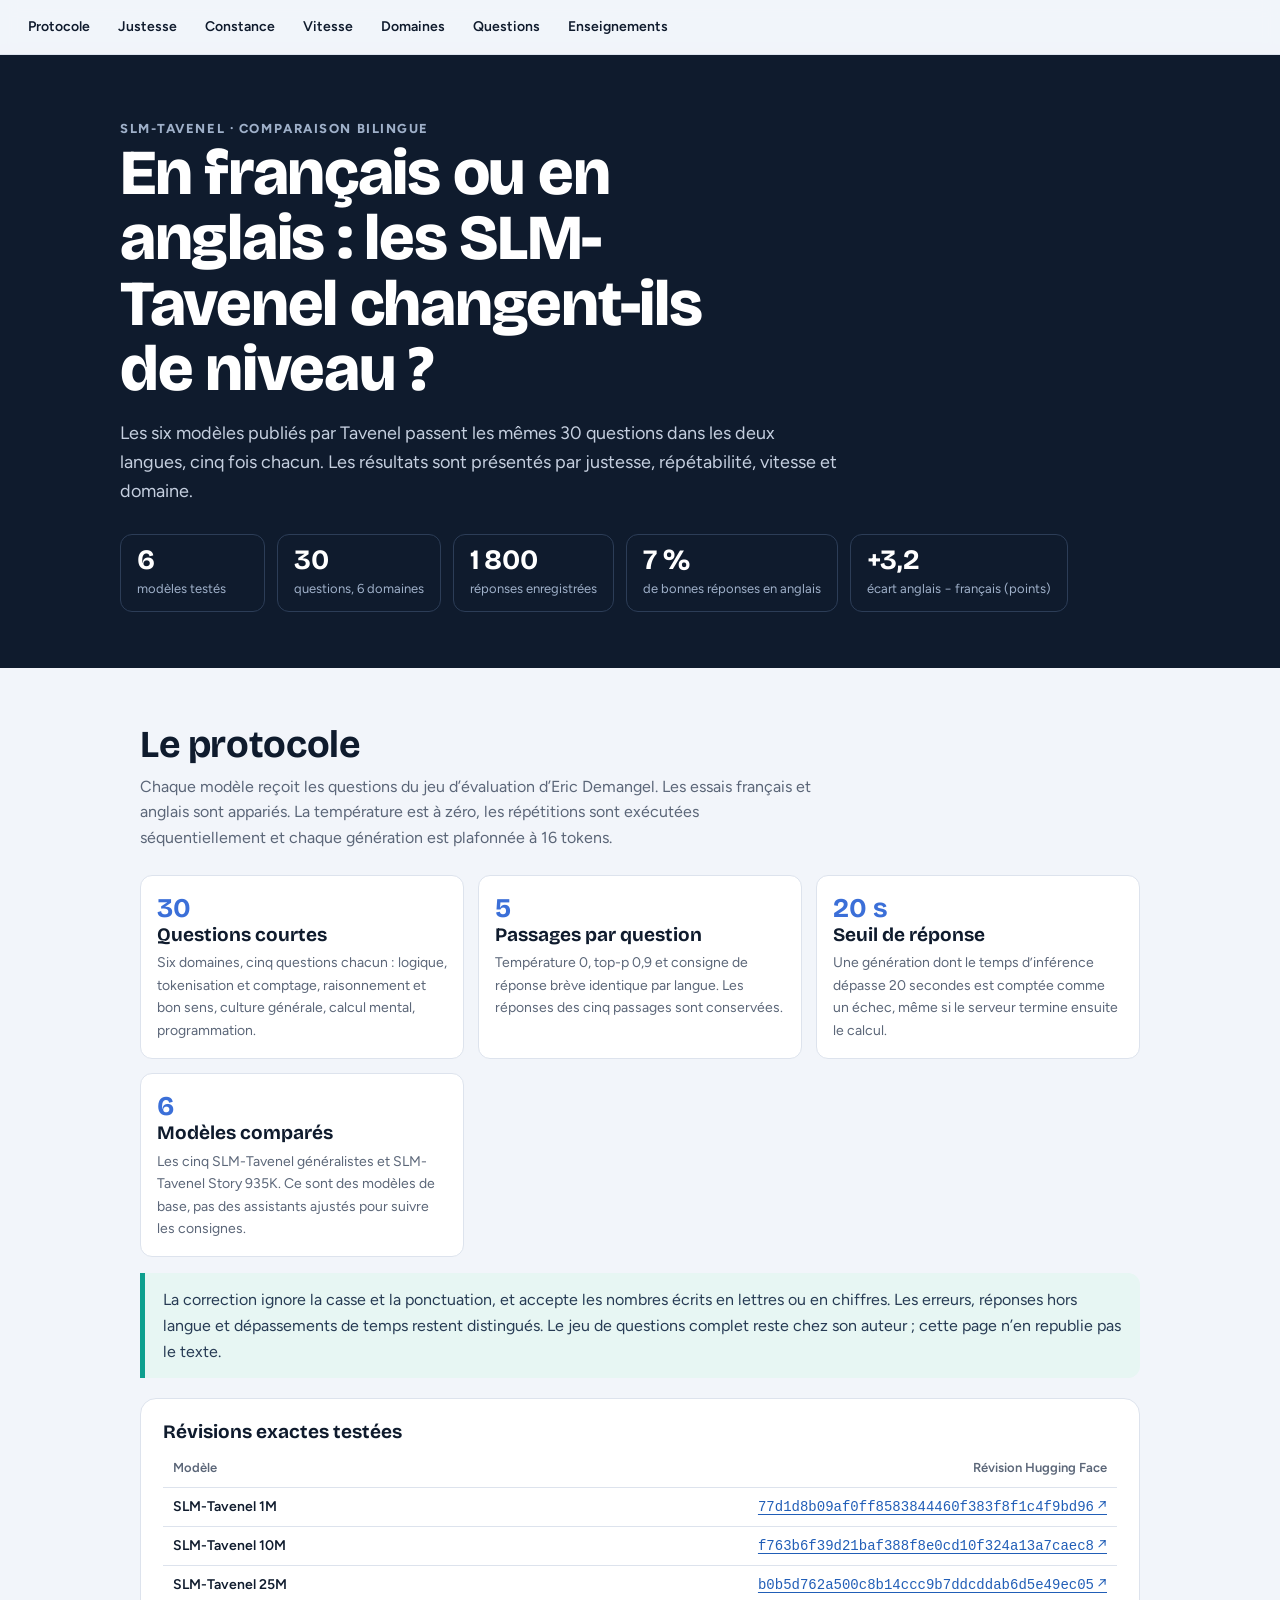
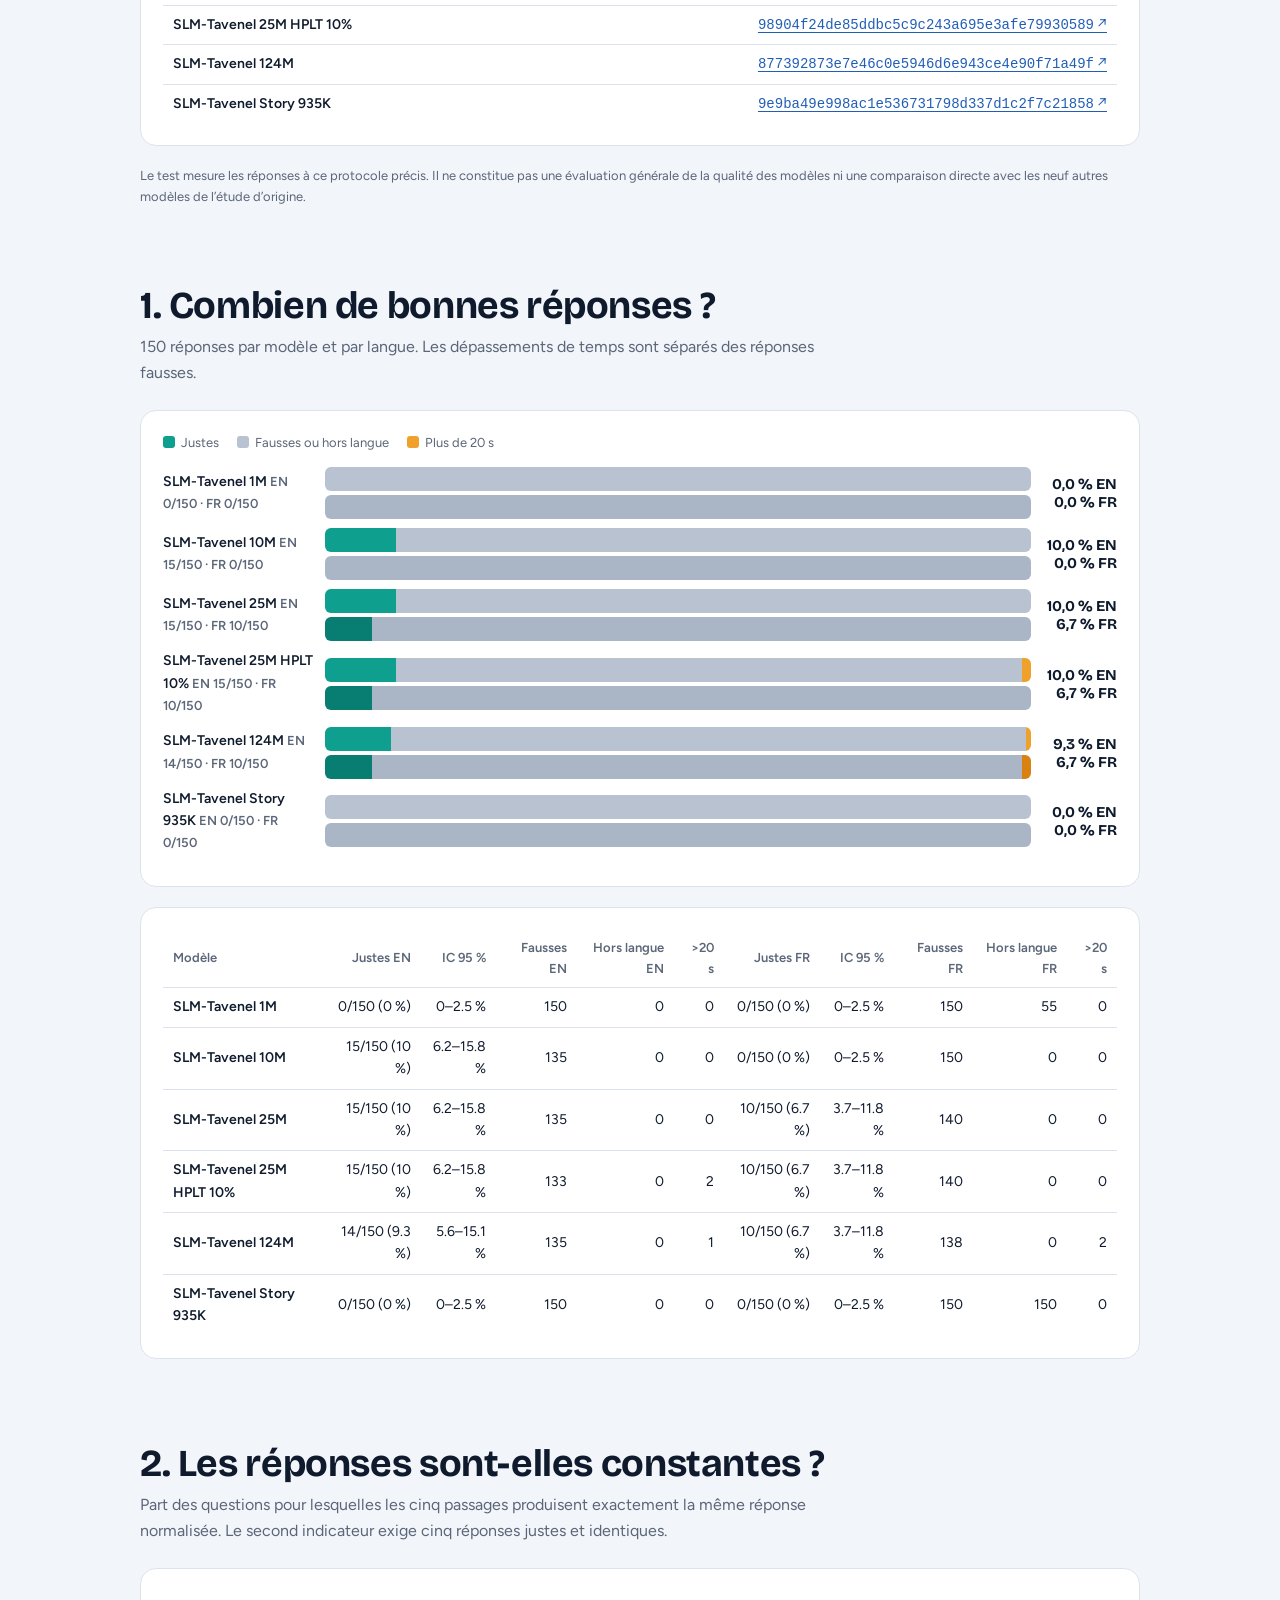
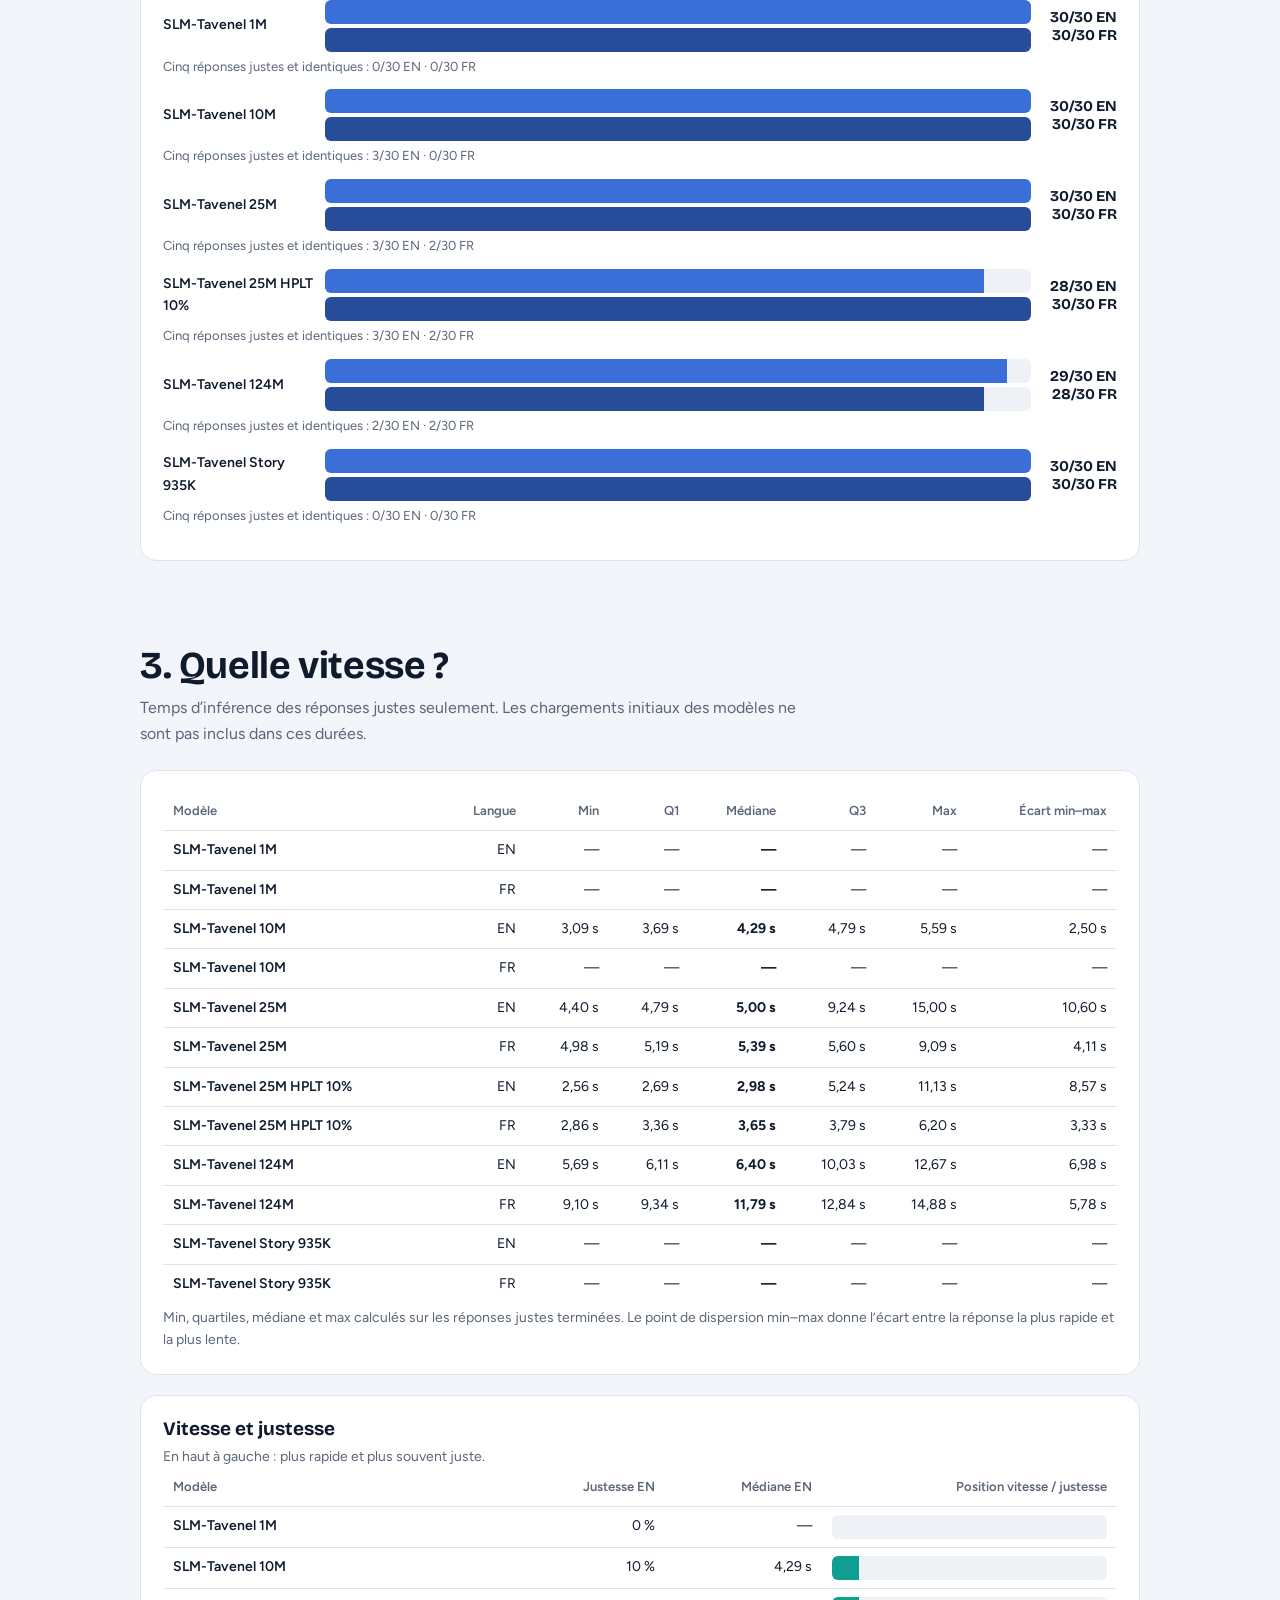
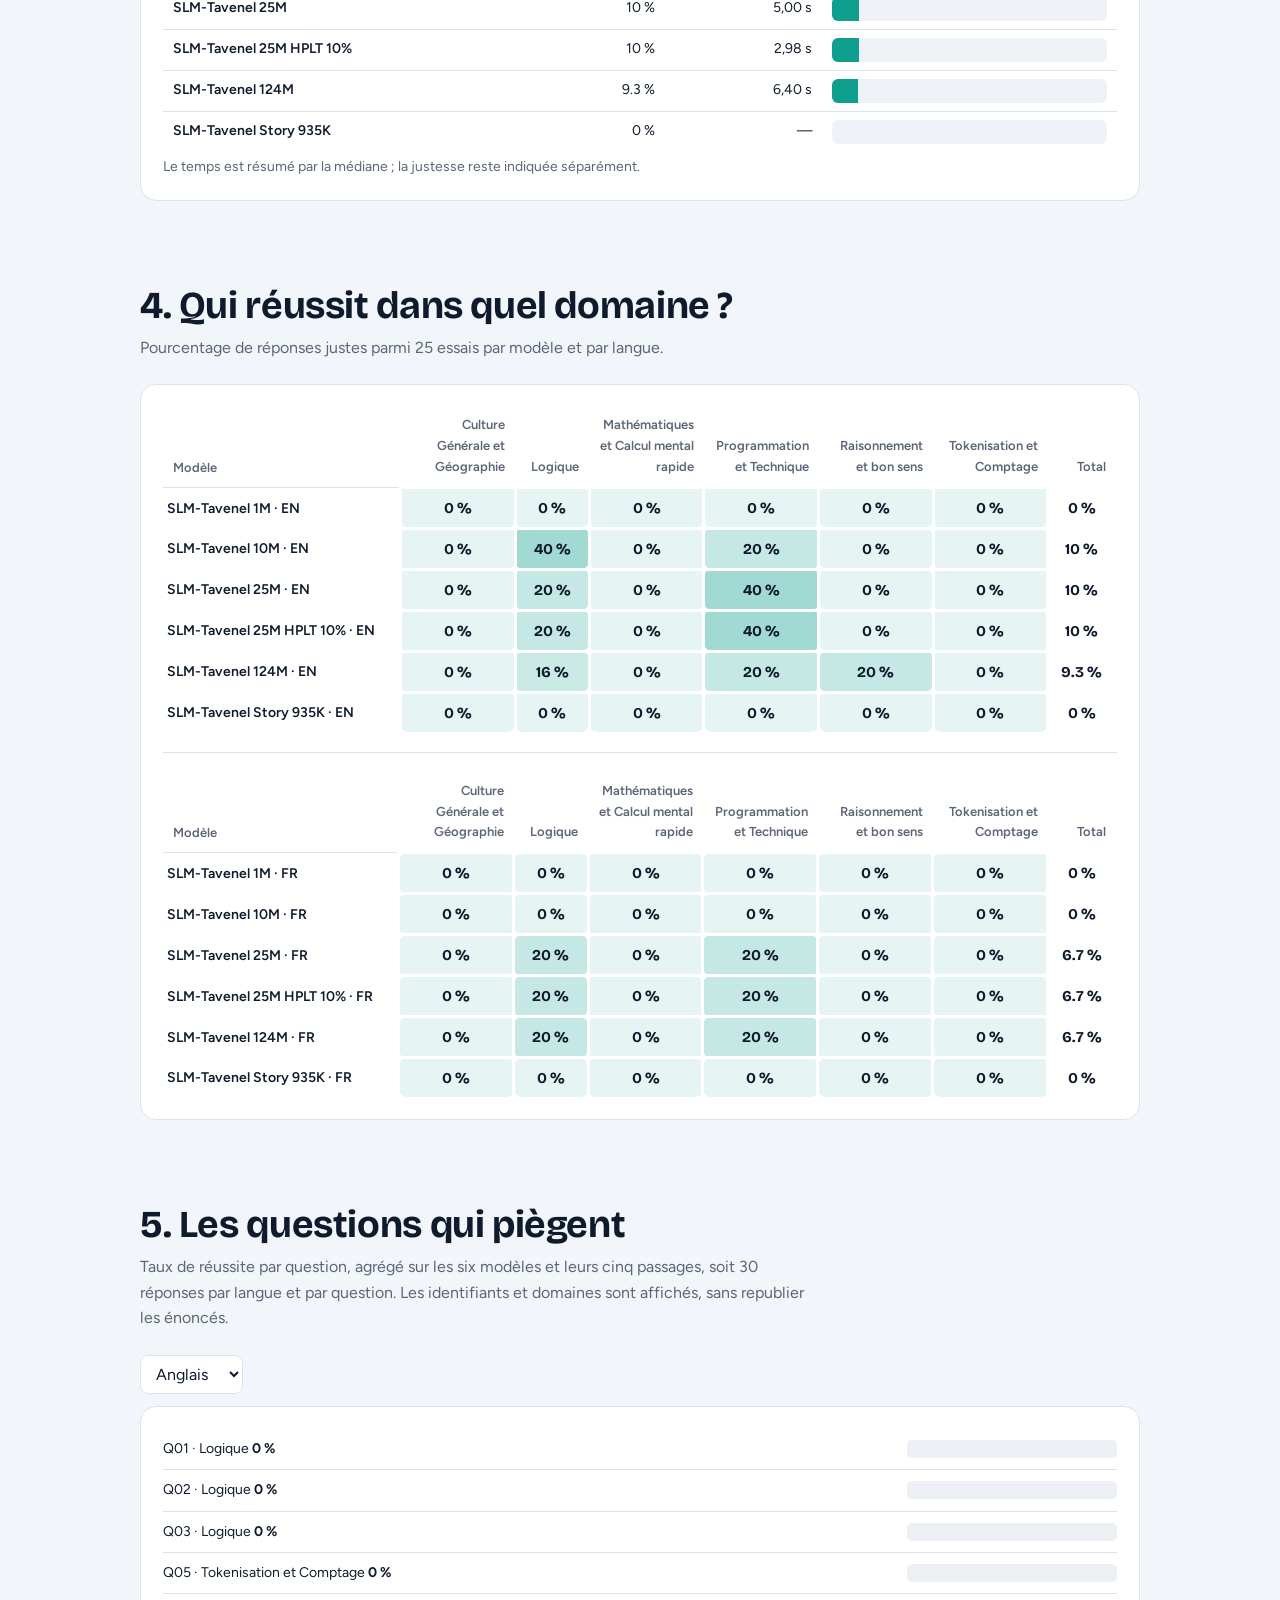
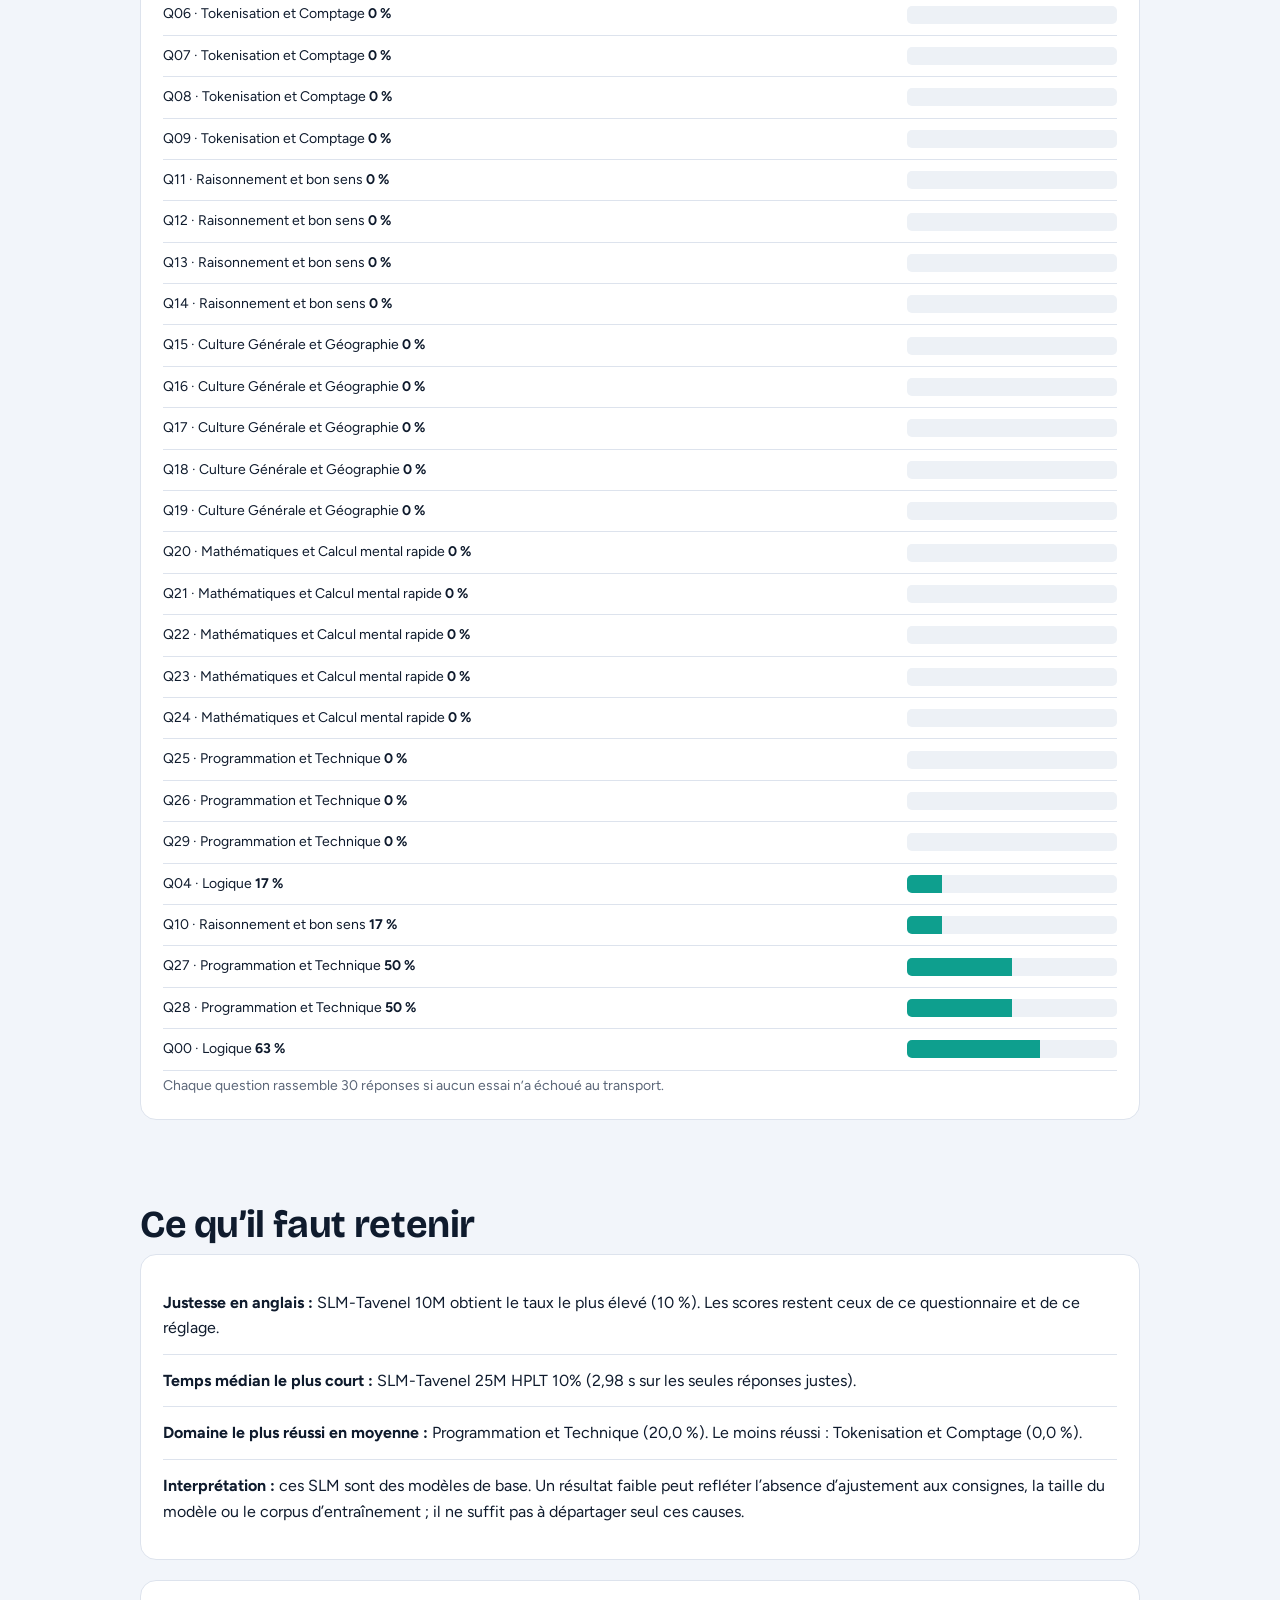
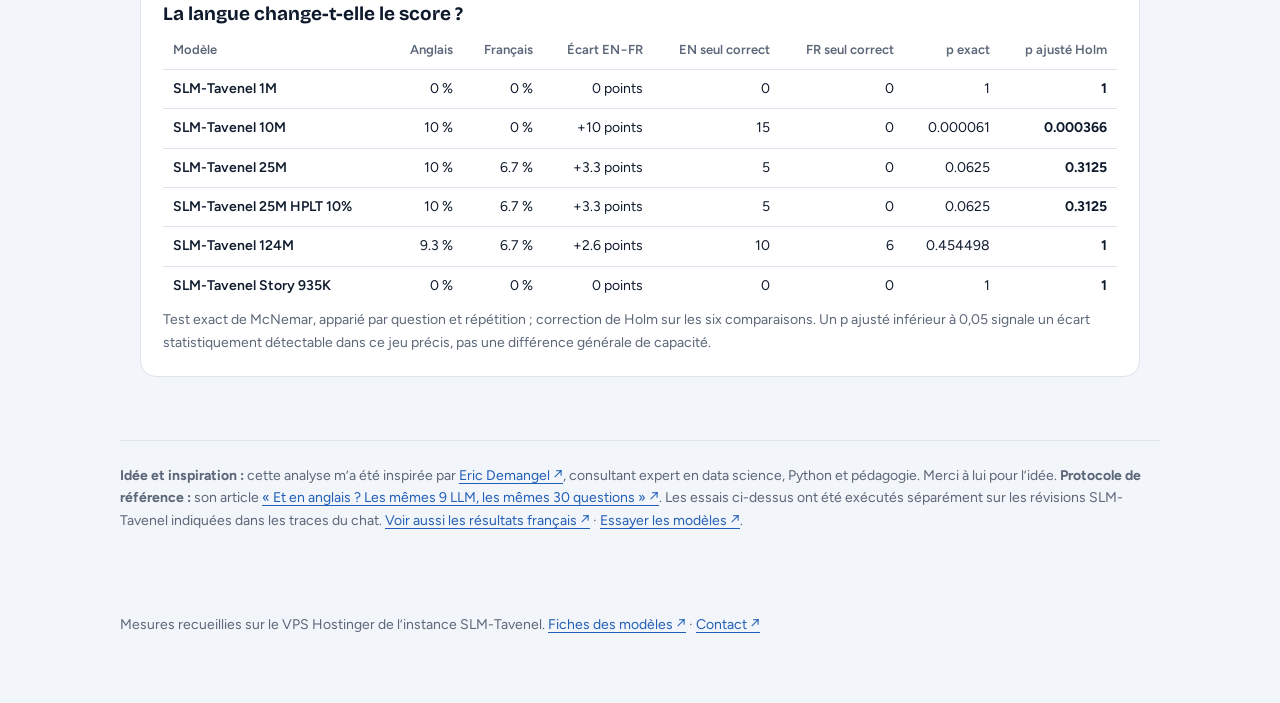
<file: Analyses/LLM-locaux-2026-anglais/index.html>
<!doctype html>
<html lang="fr">
<head>
<meta charset="utf-8"><meta name="viewport" content="width=device-width,initial-scale=1">
<meta name="description" content="Résultats bilingues d'un protocole de 30 questions répété cinq fois sur les six modèles SLM-Tavenel.">
<title>En français ou en anglais : les SLM-Tavenel changent-ils de niveau ?</title>
<link rel="preconnect" href="https://fonts.googleapis.com">
<link rel="preconnect" href="https://fonts.gstatic.com" crossorigin>
<link href="https://fonts.googleapis.com/css2?family=Bricolage+Grotesque:wght@500;700;800&family=Figtree:wght@400;500;600&display=swap" rel="stylesheet">
<style>
:root{color-scheme:light;--ink:#0f1b2d;--mut:#5b6678;--bg:#f2f5fa;--card:#fff;--line:#dde3ed;--ok:#0e9f8e;--var:#3b6fd8;--en:#e8553d;--ko:#b9c2d1;--to:#f0a12b;--navy:#101d31;--pale:#e8eef6;--h:"Bricolage Grotesque","Trebuchet MS",sans-serif;--b:"Figtree","Segoe UI",Arial,sans-serif}
*{box-sizing:border-box}html{scroll-behavior:smooth;scroll-padding-top:64px}body{margin:0;background:var(--bg);color:var(--ink);font:400 16px/1.6 var(--b)}@media(prefers-reduced-motion:reduce){html{scroll-behavior:auto}}
nav{position:sticky;top:0;z-index:20;background:rgba(242,245,250,.93);backdrop-filter:blur(8px);border-bottom:1px solid var(--line);display:flex;gap:4px;padding:10px 16px;overflow-x:auto;white-space:nowrap}nav a{color:var(--ink);text-decoration:none;font-weight:600;font-size:14px;padding:6px 12px;border-radius:99px}nav a:hover,nav a:focus-visible{background:var(--ink);color:#fff;outline:none}
.w{max-width:1040px;margin:0 auto}header{background:var(--ink);color:white;padding:64px 20px 56px}.hero{max-width:1040px;margin:auto}.eyebrow{color:#9fb0c9;text-transform:uppercase;letter-spacing:.12em;font-size:13px;font-weight:750}h1{font:800 clamp(34px,6vw,64px)/1.02 var(--h);margin:0 0 18px;letter-spacing:-.02em;max-width:16ch}header p{max-width:60ch;color:#c5cfdf;font-size:18px;margin:0 0 28px}.facts{display:flex;flex-wrap:wrap;gap:12px;margin:0}.facts article{border:1px solid #2c3d57;border-radius:12px;padding:10px 16px;min-width:145px}.facts b{font:700 28px/1.1 var(--h);display:block}.facts span{font-size:13px;color:#9fb0c9}
section{padding:56px 20px 8px}h2{font:700 clamp(26px,4vw,38px)/1.1 var(--h);margin:0 0 8px;letter-spacing:-.01em}h3{font:700 19px/1.2 var(--h);margin:0 0 6px}.lead{color:var(--mut);max-width:68ch;margin:0 0 24px}.card{background:var(--card);border:1px solid var(--line);border-radius:16px;padding:22px;margin-bottom:20px;overflow-x:auto}.grid{display:grid;grid-template-columns:repeat(auto-fit,minmax(260px,1fr));gap:14px}.step{background:var(--card);border:1px solid var(--line);border-radius:12px;padding:16px}.step p,.card p{margin:4px 0 0;color:var(--mut);font-size:14px}.num{font:700 27px var(--h);color:var(--var)}.legend{display:flex;flex-wrap:wrap;gap:6px 18px;font-size:13px;color:var(--mut);margin:0 0 14px}.sw{display:inline-block;width:12px;height:12px;border-radius:3px;margin-right:6px;vertical-align:-1px;background:currentColor}.scroll{overflow-x:auto}.row{display:grid;grid-template-columns:150px minmax(260px,1fr) 74px;gap:12px;align-items:center;margin:9px 0;min-width:520px}.name{font-weight:600;font-size:14px;overflow-wrap:anywhere}.bar{display:flex;height:24px;border-radius:6px;overflow:hidden;background:#eef1f6}.bar i{display:block;height:100%;min-width:0}.value{font:700 15px var(--h);text-align:right}.sub{font-size:13px;color:var(--mut)}table{border-collapse:collapse;width:100%;font-size:14px;min-width:560px}th,td{padding:8px 10px;text-align:right;border-bottom:1px solid var(--line)}th:first-child,td:first-child{text-align:left;font-weight:600}th{font-weight:600;color:var(--mut);font-size:13px}tbody tr:last-child td{border-bottom:0}.heat td{text-align:center;font:700 15px var(--h);border:3px solid #fff;border-radius:8px;padding:10px 4px;min-width:62px}.heat td:first-child{text-align:left;font:600 14px var(--b);border:0;min-width:165px}.heat th{white-space:normal;max-width:105px;vertical-align:bottom}.chip{display:inline-block;border-radius:99px;padding:2px 8px;background:var(--pale);color:#334862;font-size:12px;font-weight:700}.callout{border-left:5px solid var(--ok);background:#e7f6f3;padding:14px 18px;border-radius:0 12px 12px 0;color:#273b54;margin:0 0 20px}.small{font-size:13px;color:var(--mut)}.qrow{display:grid;grid-template-columns:1fr 210px;gap:6px 16px;align-items:center;padding:9px 0;border-bottom:1px solid var(--line);font-size:14px;min-width:520px}.qname{font-size:14px;font-weight:400}.qbar{height:18px;background:#edf1f6;border-radius:5px;overflow:hidden}.qbar i{display:block;height:100%;background:var(--ok)}.qselect{margin:0 0 12px;padding:8px 11px;border:1px solid var(--line);border-radius:8px;background:white;color:var(--ink);font:inherit}.finding{border-top:1px solid var(--line);padding:13px 0}.finding:first-child{border-top:0}.source{border-top:1px solid var(--line);margin-top:35px;padding:24px 0 42px;color:var(--mut);font-size:14px}a{color:#215eb7;text-underline-offset:3px}a:hover{color:#123c7d}footer{padding:40px 20px 60px;color:var(--mut);font-size:14px}
@media(max-width:560px){.w{width:100%}header{padding:45px 20px 38px}section{padding:42px 13px 8px}.facts article{min-width:130px;flex:1}.card{padding:16px}.row{grid-template-columns:110px minmax(200px,1fr) 60px}.qrow{grid-template-columns:1fr}.qname{max-width:100%}}
</style>
</head>
<body>
<nav aria-label="Navigation de l’analyse"><a href="#protocole">Protocole</a><a href="#justesse">Justesse</a><a href="#constance">Constance</a><a href="#vitesse">Vitesse</a><a href="#domaines">Domaines</a><a href="#questions">Questions</a><a href="#lecons">Enseignements</a></nav>
<header id="cadre"><div class="hero"><div class="eyebrow">SLM-Tavenel · comparaison bilingue</div><h1>En français ou en anglais : les SLM-Tavenel changent-ils de niveau ?</h1><p>Les six modèles publiés par Tavenel passent les mêmes 30 questions dans les deux langues, cinq fois chacun. Les résultats sont présentés par justesse, répétabilité, vitesse et domaine.</p><div class="facts" id="facts"></div></div></header>
<main class="w">
<section id="protocole"><h2>Le protocole</h2><p class="lead">Chaque modèle reçoit les questions du jeu d’évaluation d’Eric Demangel. Les essais français et anglais sont appariés. La température est à zéro, les répétitions sont exécutées séquentiellement et chaque génération est plafonnée à 16 tokens.</p><div class="grid">
<article class="step"><div class="num">30</div><h3>Questions courtes</h3><p>Six domaines, cinq questions chacun : logique, tokenisation et comptage, raisonnement et bon sens, culture générale, calcul mental, programmation.</p></article>
<article class="step"><div class="num">5</div><h3>Passages par question</h3><p>Température 0, top-p 0,9 et consigne de réponse brève identique par langue. Les réponses des cinq passages sont conservées.</p></article>
<article class="step"><div class="num">20 s</div><h3>Seuil de réponse</h3><p>Une génération dont le temps d’inférence dépasse 20 secondes est comptée comme un échec, même si le serveur termine ensuite le calcul.</p></article>
<article class="step"><div class="num">6</div><h3>Modèles comparés</h3><p>Les cinq SLM-Tavenel généralistes et SLM-Tavenel Story 935K. Ce sont des modèles de base, pas des assistants ajustés pour suivre les consignes.</p></article>
</div><div class="callout" style="margin-top:16px">La correction ignore la casse et la ponctuation, et accepte les nombres écrits en lettres ou en chiffres. Les erreurs, réponses hors langue et dépassements de temps restent distingués. Le jeu de questions complet reste chez son auteur ; cette page n’en republie pas le texte.</div><div class="card scroll"><h3>Révisions exactes testées</h3><table id="revisions"></table></div><p class="small">Le test mesure les réponses à ce protocole précis. Il ne constitue pas une évaluation générale de la qualité des modèles ni une comparaison directe avec les neuf autres modèles de l’étude d’origine.</p></section>

<section id="justesse"><h2>1. Combien de bonnes réponses ?</h2><p class="lead">150 réponses par modèle et par langue. Les dépassements de temps sont séparés des réponses fausses.</p><div class="card"><div class="legend"><span><i class="sw" style="color:var(--ok)"></i>Justes</span><span><i class="sw" style="color:var(--ko)"></i>Fausses ou hors langue</span><span><i class="sw" style="color:var(--to)"></i>Plus de 20 s</span></div><div id="accuracy"></div></div><div class="card scroll"><table id="accuracy-table"></table></div></section>

<section id="constance"><h2>2. Les réponses sont-elles constantes ?</h2><p class="lead">Part des questions pour lesquelles les cinq passages produisent exactement la même réponse normalisée. Le second indicateur exige cinq réponses justes et identiques.</p><div class="card"><div id="consistency"></div></div></section>

<section id="vitesse"><h2>3. Quelle vitesse ?</h2><p class="lead">Temps d’inférence des réponses justes seulement. Les chargements initiaux des modèles ne sont pas inclus dans ces durées.</p><div class="card scroll"><table id="speed-table"></table><p class="small">Min, quartiles, médiane et max calculés sur les réponses justes terminées. Le point de dispersion min–max donne l’écart entre la réponse la plus rapide et la plus lente.</p></div><div class="card"><h3>Vitesse et justesse</h3><p class="sub">En haut à gauche : plus rapide et plus souvent juste.</p><div id="scatter" class="scroll"></div></div></section>

<section id="domaines"><h2>4. Qui réussit dans quel domaine ?</h2><p class="lead">Pourcentage de réponses justes parmi 25 essais par modèle et par langue.</p><div class="card scroll" id="domains"></div></section>

<section id="questions"><h2>5. Les questions qui piègent</h2><p class="lead">Taux de réussite par question, agrégé sur les six modèles et leurs cinq passages, soit 30 réponses par langue et par question. Les identifiants et domaines sont affichés, sans republier les énoncés.</p><select id="question-language" class="qselect" aria-label="Langue des questions"><option value="en">Anglais</option><option value="fr">Français</option></select><div class="card" id="question-bars"></div></section>

<section id="lecons"><h2>Ce qu’il faut retenir</h2><div class="card" id="findings"></div><div class="card scroll"><h3>La langue change-t-elle le score ?</h3><table id="language-table"></table><p class="small">Test exact de McNemar, apparié par question et répétition ; correction de Holm sur les six comparaisons. Un p ajusté inférieur à 0,05 signale un écart statistiquement détectable dans ce jeu précis, pas une différence générale de capacité.</p></div></section>

<div class="source"><strong>Idée et inspiration :</strong> cette analyse m’a été inspirée par <a href="https://www.linkedin.com/in/eric2mangel/" target="_blank" rel="noopener noreferrer">Eric Demangel ↗</a>, consultant expert en data science, Python et pédagogie. Merci à lui pour l’idée. <strong>Protocole de référence :</strong> son article <a href="https://eric2mangel.github.io/Analyses/LLM-locaux-2026-anglais/" target="_blank" rel="noopener noreferrer">« Et en anglais ? Les mêmes 9 LLM, les mêmes 30 questions » ↗</a>. Les essais ci-dessus ont été exécutés séparément sur les révisions SLM-Tavenel indiquées dans les traces du chat. <a href="../LLM-locaux-2026/">Voir aussi les résultats français ↗</a> · <a href="https://slm.tavenel.tech/">Essayer les modèles ↗</a>.</div>
</main>
<footer><div class="w">Mesures recueillies sur le VPS Hostinger de l’instance SLM-Tavenel. <a href="https://huggingface.co/athenista">Fiches des modèles ↗</a> · <a href="mailto:slm-tavenel-tech@proton.me">Contact ↗</a></div></footer>
<script id="results-data" type="application/json">{"metadata":{"models":["athenista/slm-tavenel-1m","athenista/slm-tavenel-10m","athenista/slm-tavenel-25m","athenista/slm-tavenel-25m-hplt-10pct","athenista/slm-tavenel-124m","athenista/slm-tavenel-story-935k"],"languages":["en","fr"],"questions_per_language":30,"repetitions":5,"responses_expected":1800,"responses_completed":1800,"temperature":0,"top_p":0.9,"max_tokens":16,"timeout_seconds":20,"date":"2026-11-12","scoring":"case and punctuation insensitive; number words normalized when the expected answer is numeric; obvious wrong-language responses counted separately and excluded from correct score"},"by_model":{"athenista/slm-tavenel-1m":{"en":{"n":150,"correct":0,"wrong":150,"timeouts":0,"errors":0,"wrong_language":0,"accuracy_percent":0.0,"accuracy_ci95":[0,2.5],"consistent_questions":30,"questions_all_five_correct_identically":0,"latency":{"min":null,"q1":null,"median":null,"q3":null,"max":null,"spread":null},"by_domain":{"Culture Générale et Géographie":{"correct":0,"total":25,"percent":0.0},"Logique":{"correct":0,"total":25,"percent":0.0},"Mathématiques et Calcul mental rapide":{"correct":0,"total":25,"percent":0.0},"Programmation et Technique":{"correct":0,"total":25,"percent":0.0},"Raisonnement et bon sens":{"correct":0,"total":25,"percent":0.0},"Tokenisation et Comptage":{"correct":0,"total":25,"percent":0.0}},"by_question":[{"id":0,"domain":"Logique","correct":0,"n":5},{"id":1,"domain":"Logique","correct":0,"n":5},{"id":2,"domain":"Logique","correct":0,"n":5},{"id":3,"domain":"Logique","correct":0,"n":5},{"id":4,"domain":"Logique","correct":0,"n":5},{"id":5,"domain":"Tokenisation et Comptage","correct":0,"n":5},{"id":6,"domain":"Tokenisation et Comptage","correct":0,"n":5},{"id":7,"domain":"Tokenisation et Comptage","correct":0,"n":5},{"id":8,"domain":"Tokenisation et Comptage","correct":0,"n":5},{"id":9,"domain":"Tokenisation et Comptage","correct":0,"n":5},{"id":10,"domain":"Raisonnement et bon sens","correct":0,"n":5},{"id":11,"domain":"Raisonnement et bon sens","correct":0,"n":5},{"id":12,"domain":"Raisonnement et bon sens","correct":0,"n":5},{"id":13,"domain":"Raisonnement et bon sens","correct":0,"n":5},{"id":14,"domain":"Raisonnement et bon sens","correct":0,"n":5},{"id":15,"domain":"Culture Générale et Géographie","correct":0,"n":5},{"id":16,"domain":"Culture Générale et Géographie","correct":0,"n":5},{"id":17,"domain":"Culture Générale et Géographie","correct":0,"n":5},{"id":18,"domain":"Culture Générale et Géographie","correct":0,"n":5},{"id":19,"domain":"Culture Générale et Géographie","correct":0,"n":5},{"id":20,"domain":"Mathématiques et Calcul mental rapide","correct":0,"n":5},{"id":21,"domain":"Mathématiques et Calcul mental rapide","correct":0,"n":5},{"id":22,"domain":"Mathématiques et Calcul mental rapide","correct":0,"n":5},{"id":23,"domain":"Mathématiques et Calcul mental rapide","correct":0,"n":5},{"id":24,"domain":"Mathématiques et Calcul mental rapide","correct":0,"n":5},{"id":25,"domain":"Programmation et Technique","correct":0,"n":5},{"id":26,"domain":"Programmation et Technique","correct":0,"n":5},{"id":27,"domain":"Programmation et Technique","correct":0,"n":5},{"id":28,"domain":"Programmation et Technique","correct":0,"n":5},{"id":29,"domain":"Programmation et Technique","correct":0,"n":5}]},"fr":{"n":150,"correct":0,"wrong":150,"timeouts":0,"errors":0,"wrong_language":55,"accuracy_percent":0.0,"accuracy_ci95":[0,2.5],"consistent_questions":30,"questions_all_five_correct_identically":0,"latency":{"min":null,"q1":null,"median":null,"q3":null,"max":null,"spread":null},"by_domain":{"Culture Générale et Géographie":{"correct":0,"total":25,"percent":0.0},"Logique":{"correct":0,"total":25,"percent":0.0},"Mathématiques et Calcul mental rapide":{"correct":0,"total":25,"percent":0.0},"Programmation et Technique":{"correct":0,"total":25,"percent":0.0},"Raisonnement et bon sens":{"correct":0,"total":25,"percent":0.0},"Tokenisation et Comptage":{"correct":0,"total":25,"percent":0.0}},"by_question":[{"id":0,"domain":"Logique","correct":0,"n":5},{"id":1,"domain":"Logique","correct":0,"n":5},{"id":2,"domain":"Logique","correct":0,"n":5},{"id":3,"domain":"Logique","correct":0,"n":5},{"id":4,"domain":"Logique","correct":0,"n":5},{"id":5,"domain":"Tokenisation et Comptage","correct":0,"n":5},{"id":6,"domain":"Tokenisation et Comptage","correct":0,"n":5},{"id":7,"domain":"Tokenisation et Comptage","correct":0,"n":5},{"id":8,"domain":"Tokenisation et Comptage","correct":0,"n":5},{"id":9,"domain":"Tokenisation et Comptage","correct":0,"n":5},{"id":10,"domain":"Raisonnement et bon sens","correct":0,"n":5},{"id":11,"domain":"Raisonnement et bon sens","correct":0,"n":5},{"id":12,"domain":"Raisonnement et bon sens","correct":0,"n":5},{"id":13,"domain":"Raisonnement et bon sens","correct":0,"n":5},{"id":14,"domain":"Raisonnement et bon sens","correct":0,"n":5},{"id":15,"domain":"Culture Générale et Géographie","correct":0,"n":5},{"id":16,"domain":"Culture Générale et Géographie","correct":0,"n":5},{"id":17,"domain":"Culture Générale et Géographie","correct":0,"n":5},{"id":18,"domain":"Culture Générale et Géographie","correct":0,"n":5},{"id":19,"domain":"Culture Générale et Géographie","correct":0,"n":5},{"id":20,"domain":"Mathématiques et Calcul mental rapide","correct":0,"n":5},{"id":21,"domain":"Mathématiques et Calcul mental rapide","correct":0,"n":5},{"id":22,"domain":"Mathématiques et Calcul mental rapide","correct":0,"n":5},{"id":23,"domain":"Mathématiques et Calcul mental rapide","correct":0,"n":5},{"id":24,"domain":"Mathématiques et Calcul mental rapide","correct":0,"n":5},{"id":25,"domain":"Programmation et Technique","correct":0,"n":5},{"id":26,"domain":"Programmation et Technique","correct":0,"n":5},{"id":27,"domain":"Programmation et Technique","correct":0,"n":5},{"id":28,"domain":"Programmation et Technique","correct":0,"n":5},{"id":29,"domain":"Programmation et Technique","correct":0,"n":5}]}},"athenista/slm-tavenel-10m":{"en":{"n":150,"correct":15,"wrong":135,"timeouts":0,"errors":0,"wrong_language":0,"accuracy_percent":10.0,"accuracy_ci95":[6.2,15.8],"consistent_questions":30,"questions_all_five_correct_identically":3,"latency":{"min":3.089,"q1":3.695,"median":4.291,"q3":4.792,"max":5.592,"spread":2.503},"by_domain":{"Culture Générale et Géographie":{"correct":0,"total":25,"percent":0.0},"Logique":{"correct":10,"total":25,"percent":40.0},"Mathématiques et Calcul mental rapide":{"correct":0,"total":25,"percent":0.0},"Programmation et Technique":{"correct":5,"total":25,"percent":20.0},"Raisonnement et bon sens":{"correct":0,"total":25,"percent":0.0},"Tokenisation et Comptage":{"correct":0,"total":25,"percent":0.0}},"by_question":[{"id":0,"domain":"Logique","correct":5,"n":5},{"id":1,"domain":"Logique","correct":0,"n":5},{"id":2,"domain":"Logique","correct":0,"n":5},{"id":3,"domain":"Logique","correct":0,"n":5},{"id":4,"domain":"Logique","correct":5,"n":5},{"id":5,"domain":"Tokenisation et Comptage","correct":0,"n":5},{"id":6,"domain":"Tokenisation et Comptage","correct":0,"n":5},{"id":7,"domain":"Tokenisation et Comptage","correct":0,"n":5},{"id":8,"domain":"Tokenisation et Comptage","correct":0,"n":5},{"id":9,"domain":"Tokenisation et Comptage","correct":0,"n":5},{"id":10,"domain":"Raisonnement et bon sens","correct":0,"n":5},{"id":11,"domain":"Raisonnement et bon sens","correct":0,"n":5},{"id":12,"domain":"Raisonnement et bon sens","correct":0,"n":5},{"id":13,"domain":"Raisonnement et bon sens","correct":0,"n":5},{"id":14,"domain":"Raisonnement et bon sens","correct":0,"n":5},{"id":15,"domain":"Culture Générale et Géographie","correct":0,"n":5},{"id":16,"domain":"Culture Générale et Géographie","correct":0,"n":5},{"id":17,"domain":"Culture Générale et Géographie","correct":0,"n":5},{"id":18,"domain":"Culture Générale et Géographie","correct":0,"n":5},{"id":19,"domain":"Culture Générale et Géographie","correct":0,"n":5},{"id":20,"domain":"Mathématiques et Calcul mental rapide","correct":0,"n":5},{"id":21,"domain":"Mathématiques et Calcul mental rapide","correct":0,"n":5},{"id":22,"domain":"Mathématiques et Calcul mental rapide","correct":0,"n":5},{"id":23,"domain":"Mathématiques et Calcul mental rapide","correct":0,"n":5},{"id":24,"domain":"Mathématiques et Calcul mental rapide","correct":0,"n":5},{"id":25,"domain":"Programmation et Technique","correct":0,"n":5},{"id":26,"domain":"Programmation et Technique","correct":0,"n":5},{"id":27,"domain":"Programmation et Technique","correct":0,"n":5},{"id":28,"domain":"Programmation et Technique","correct":5,"n":5},{"id":29,"domain":"Programmation et Technique","correct":0,"n":5}]},"fr":{"n":150,"correct":0,"wrong":150,"timeouts":0,"errors":0,"wrong_language":0,"accuracy_percent":0.0,"accuracy_ci95":[0,2.5],"consistent_questions":30,"questions_all_five_correct_identically":0,"latency":{"min":null,"q1":null,"median":null,"q3":null,"max":null,"spread":null},"by_domain":{"Culture Générale et Géographie":{"correct":0,"total":25,"percent":0.0},"Logique":{"correct":0,"total":25,"percent":0.0},"Mathématiques et Calcul mental rapide":{"correct":0,"total":25,"percent":0.0},"Programmation et Technique":{"correct":0,"total":25,"percent":0.0},"Raisonnement et bon sens":{"correct":0,"total":25,"percent":0.0},"Tokenisation et Comptage":{"correct":0,"total":25,"percent":0.0}},"by_question":[{"id":0,"domain":"Logique","correct":0,"n":5},{"id":1,"domain":"Logique","correct":0,"n":5},{"id":2,"domain":"Logique","correct":0,"n":5},{"id":3,"domain":"Logique","correct":0,"n":5},{"id":4,"domain":"Logique","correct":0,"n":5},{"id":5,"domain":"Tokenisation et Comptage","correct":0,"n":5},{"id":6,"domain":"Tokenisation et Comptage","correct":0,"n":5},{"id":7,"domain":"Tokenisation et Comptage","correct":0,"n":5},{"id":8,"domain":"Tokenisation et Comptage","correct":0,"n":5},{"id":9,"domain":"Tokenisation et Comptage","correct":0,"n":5},{"id":10,"domain":"Raisonnement et bon sens","correct":0,"n":5},{"id":11,"domain":"Raisonnement et bon sens","correct":0,"n":5},{"id":12,"domain":"Raisonnement et bon sens","correct":0,"n":5},{"id":13,"domain":"Raisonnement et bon sens","correct":0,"n":5},{"id":14,"domain":"Raisonnement et bon sens","correct":0,"n":5},{"id":15,"domain":"Culture Générale et Géographie","correct":0,"n":5},{"id":16,"domain":"Culture Générale et Géographie","correct":0,"n":5},{"id":17,"domain":"Culture Générale et Géographie","correct":0,"n":5},{"id":18,"domain":"Culture Générale et Géographie","correct":0,"n":5},{"id":19,"domain":"Culture Générale et Géographie","correct":0,"n":5},{"id":20,"domain":"Mathématiques et Calcul mental rapide","correct":0,"n":5},{"id":21,"domain":"Mathématiques et Calcul mental rapide","correct":0,"n":5},{"id":22,"domain":"Mathématiques et Calcul mental rapide","correct":0,"n":5},{"id":23,"domain":"Mathématiques et Calcul mental rapide","correct":0,"n":5},{"id":24,"domain":"Mathématiques et Calcul mental rapide","correct":0,"n":5},{"id":25,"domain":"Programmation et Technique","correct":0,"n":5},{"id":26,"domain":"Programmation et Technique","correct":0,"n":5},{"id":27,"domain":"Programmation et Technique","correct":0,"n":5},{"id":28,"domain":"Programmation et Technique","correct":0,"n":5},{"id":29,"domain":"Programmation et Technique","correct":0,"n":5}]}},"athenista/slm-tavenel-25m":{"en":{"n":150,"correct":15,"wrong":135,"timeouts":0,"errors":0,"wrong_language":0,"accuracy_percent":10.0,"accuracy_ci95":[6.2,15.8],"consistent_questions":30,"questions_all_five_correct_identically":3,"latency":{"min":4.403,"q1":4.793,"median":5.0,"q3":9.24,"max":15.002,"spread":10.599},"by_domain":{"Culture Générale et Géographie":{"correct":0,"total":25,"percent":0.0},"Logique":{"correct":5,"total":25,"percent":20.0},"Mathématiques et Calcul mental rapide":{"correct":0,"total":25,"percent":0.0},"Programmation et Technique":{"correct":10,"total":25,"percent":40.0},"Raisonnement et bon sens":{"correct":0,"total":25,"percent":0.0},"Tokenisation et Comptage":{"correct":0,"total":25,"percent":0.0}},"by_question":[{"id":0,"domain":"Logique","correct":5,"n":5},{"id":1,"domain":"Logique","correct":0,"n":5},{"id":2,"domain":"Logique","correct":0,"n":5},{"id":3,"domain":"Logique","correct":0,"n":5},{"id":4,"domain":"Logique","correct":0,"n":5},{"id":5,"domain":"Tokenisation et Comptage","correct":0,"n":5},{"id":6,"domain":"Tokenisation et Comptage","correct":0,"n":5},{"id":7,"domain":"Tokenisation et Comptage","correct":0,"n":5},{"id":8,"domain":"Tokenisation et Comptage","correct":0,"n":5},{"id":9,"domain":"Tokenisation et Comptage","correct":0,"n":5},{"id":10,"domain":"Raisonnement et bon sens","correct":0,"n":5},{"id":11,"domain":"Raisonnement et bon sens","correct":0,"n":5},{"id":12,"domain":"Raisonnement et bon sens","correct":0,"n":5},{"id":13,"domain":"Raisonnement et bon sens","correct":0,"n":5},{"id":14,"domain":"Raisonnement et bon sens","correct":0,"n":5},{"id":15,"domain":"Culture Générale et Géographie","correct":0,"n":5},{"id":16,"domain":"Culture Générale et Géographie","correct":0,"n":5},{"id":17,"domain":"Culture Générale et Géographie","correct":0,"n":5},{"id":18,"domain":"Culture Générale et Géographie","correct":0,"n":5},{"id":19,"domain":"Culture Générale et Géographie","correct":0,"n":5},{"id":20,"domain":"Mathématiques et Calcul mental rapide","correct":0,"n":5},{"id":21,"domain":"Mathématiques et Calcul mental rapide","correct":0,"n":5},{"id":22,"domain":"Mathématiques et Calcul mental rapide","correct":0,"n":5},{"id":23,"domain":"Mathématiques et Calcul mental rapide","correct":0,"n":5},{"id":24,"domain":"Mathématiques et Calcul mental rapide","correct":0,"n":5},{"id":25,"domain":"Programmation et Technique","correct":0,"n":5},{"id":26,"domain":"Programmation et Technique","correct":0,"n":5},{"id":27,"domain":"Programmation et Technique","correct":5,"n":5},{"id":28,"domain":"Programmation et Technique","correct":5,"n":5},{"id":29,"domain":"Programmation et Technique","correct":0,"n":5}]},"fr":{"n":150,"correct":10,"wrong":140,"timeouts":0,"errors":0,"wrong_language":0,"accuracy_percent":6.7,"accuracy_ci95":[3.7,11.8],"consistent_questions":30,"questions_all_five_correct_identically":2,"latency":{"min":4.979,"q1":5.189,"median":5.39,"q3":5.604,"max":9.087,"spread":4.108},"by_domain":{"Culture Générale et Géographie":{"correct":0,"total":25,"percent":0.0},"Logique":{"correct":5,"total":25,"percent":20.0},"Mathématiques et Calcul mental rapide":{"correct":0,"total":25,"percent":0.0},"Programmation et Technique":{"correct":5,"total":25,"percent":20.0},"Raisonnement et bon sens":{"correct":0,"total":25,"percent":0.0},"Tokenisation et Comptage":{"correct":0,"total":25,"percent":0.0}},"by_question":[{"id":0,"domain":"Logique","correct":5,"n":5},{"id":1,"domain":"Logique","correct":0,"n":5},{"id":2,"domain":"Logique","correct":0,"n":5},{"id":3,"domain":"Logique","correct":0,"n":5},{"id":4,"domain":"Logique","correct":0,"n":5},{"id":5,"domain":"Tokenisation et Comptage","correct":0,"n":5},{"id":6,"domain":"Tokenisation et Comptage","correct":0,"n":5},{"id":7,"domain":"Tokenisation et Comptage","correct":0,"n":5},{"id":8,"domain":"Tokenisation et Comptage","correct":0,"n":5},{"id":9,"domain":"Tokenisation et Comptage","correct":0,"n":5},{"id":10,"domain":"Raisonnement et bon sens","correct":0,"n":5},{"id":11,"domain":"Raisonnement et bon sens","correct":0,"n":5},{"id":12,"domain":"Raisonnement et bon sens","correct":0,"n":5},{"id":13,"domain":"Raisonnement et bon sens","correct":0,"n":5},{"id":14,"domain":"Raisonnement et bon sens","correct":0,"n":5},{"id":15,"domain":"Culture Générale et Géographie","correct":0,"n":5},{"id":16,"domain":"Culture Générale et Géographie","correct":0,"n":5},{"id":17,"domain":"Culture Générale et Géographie","correct":0,"n":5},{"id":18,"domain":"Culture Générale et Géographie","correct":0,"n":5},{"id":19,"domain":"Culture Générale et Géographie","correct":0,"n":5},{"id":20,"domain":"Mathématiques et Calcul mental rapide","correct":0,"n":5},{"id":21,"domain":"Mathématiques et Calcul mental rapide","correct":0,"n":5},{"id":22,"domain":"Mathématiques et Calcul mental rapide","correct":0,"n":5},{"id":23,"domain":"Mathématiques et Calcul mental rapide","correct":0,"n":5},{"id":24,"domain":"Mathématiques et Calcul mental rapide","correct":0,"n":5},{"id":25,"domain":"Programmation et Technique","correct":0,"n":5},{"id":26,"domain":"Programmation et Technique","correct":0,"n":5},{"id":27,"domain":"Programmation et Technique","correct":0,"n":5},{"id":28,"domain":"Programmation et Technique","correct":5,"n":5},{"id":29,"domain":"Programmation et Technique","correct":0,"n":5}]}},"athenista/slm-tavenel-25m-hplt-10pct":{"en":{"n":150,"correct":15,"wrong":133,"timeouts":2,"errors":0,"wrong_language":0,"accuracy_percent":10.0,"accuracy_ci95":[6.2,15.8],"consistent_questions":28,"questions_all_five_correct_identically":3,"latency":{"min":2.559,"q1":2.694,"median":2.981,"q3":5.24,"max":11.131,"spread":8.572},"by_domain":{"Culture Générale et Géographie":{"correct":0,"total":25,"percent":0.0},"Logique":{"correct":5,"total":25,"percent":20.0},"Mathématiques et Calcul mental rapide":{"correct":0,"total":25,"percent":0.0},"Programmation et Technique":{"correct":10,"total":25,"percent":40.0},"Raisonnement et bon sens":{"correct":0,"total":25,"percent":0.0},"Tokenisation et Comptage":{"correct":0,"total":25,"percent":0.0}},"by_question":[{"id":0,"domain":"Logique","correct":5,"n":5},{"id":1,"domain":"Logique","correct":0,"n":5},{"id":2,"domain":"Logique","correct":0,"n":5},{"id":3,"domain":"Logique","correct":0,"n":5},{"id":4,"domain":"Logique","correct":0,"n":5},{"id":5,"domain":"Tokenisation et Comptage","correct":0,"n":5},{"id":6,"domain":"Tokenisation et Comptage","correct":0,"n":5},{"id":7,"domain":"Tokenisation et Comptage","correct":0,"n":5},{"id":8,"domain":"Tokenisation et Comptage","correct":0,"n":5},{"id":9,"domain":"Tokenisation et Comptage","correct":0,"n":5},{"id":10,"domain":"Raisonnement et bon sens","correct":0,"n":5},{"id":11,"domain":"Raisonnement et bon sens","correct":0,"n":5},{"id":12,"domain":"Raisonnement et bon sens","correct":0,"n":5},{"id":13,"domain":"Raisonnement et bon sens","correct":0,"n":5},{"id":14,"domain":"Raisonnement et bon sens","correct":0,"n":5},{"id":15,"domain":"Culture Générale et Géographie","correct":0,"n":5},{"id":16,"domain":"Culture Générale et Géographie","correct":0,"n":5},{"id":17,"domain":"Culture Générale et Géographie","correct":0,"n":5},{"id":18,"domain":"Culture Générale et Géographie","correct":0,"n":5},{"id":19,"domain":"Culture Générale et Géographie","correct":0,"n":5},{"id":20,"domain":"Mathématiques et Calcul mental rapide","correct":0,"n":5},{"id":21,"domain":"Mathématiques et Calcul mental rapide","correct":0,"n":5},{"id":22,"domain":"Mathématiques et Calcul mental rapide","correct":0,"n":5},{"id":23,"domain":"Mathématiques et Calcul mental rapide","correct":0,"n":5},{"id":24,"domain":"Mathématiques et Calcul mental rapide","correct":0,"n":5},{"id":25,"domain":"Programmation et Technique","correct":0,"n":5},{"id":26,"domain":"Programmation et Technique","correct":0,"n":5},{"id":27,"domain":"Programmation et Technique","correct":5,"n":5},{"id":28,"domain":"Programmation et Technique","correct":5,"n":5},{"id":29,"domain":"Programmation et Technique","correct":0,"n":5}]},"fr":{"n":150,"correct":10,"wrong":140,"timeouts":0,"errors":0,"wrong_language":0,"accuracy_percent":6.7,"accuracy_ci95":[3.7,11.8],"consistent_questions":30,"questions_all_five_correct_identically":2,"latency":{"min":2.864,"q1":3.359,"median":3.651,"q3":3.794,"max":6.195,"spread":3.331},"by_domain":{"Culture Générale et Géographie":{"correct":0,"total":25,"percent":0.0},"Logique":{"correct":5,"total":25,"percent":20.0},"Mathématiques et Calcul mental rapide":{"correct":0,"total":25,"percent":0.0},"Programmation et Technique":{"correct":5,"total":25,"percent":20.0},"Raisonnement et bon sens":{"correct":0,"total":25,"percent":0.0},"Tokenisation et Comptage":{"correct":0,"total":25,"percent":0.0}},"by_question":[{"id":0,"domain":"Logique","correct":5,"n":5},{"id":1,"domain":"Logique","correct":0,"n":5},{"id":2,"domain":"Logique","correct":0,"n":5},{"id":3,"domain":"Logique","correct":0,"n":5},{"id":4,"domain":"Logique","correct":0,"n":5},{"id":5,"domain":"Tokenisation et Comptage","correct":0,"n":5},{"id":6,"domain":"Tokenisation et Comptage","correct":0,"n":5},{"id":7,"domain":"Tokenisation et Comptage","correct":0,"n":5},{"id":8,"domain":"Tokenisation et Comptage","correct":0,"n":5},{"id":9,"domain":"Tokenisation et Comptage","correct":0,"n":5},{"id":10,"domain":"Raisonnement et bon sens","correct":0,"n":5},{"id":11,"domain":"Raisonnement et bon sens","correct":0,"n":5},{"id":12,"domain":"Raisonnement et bon sens","correct":0,"n":5},{"id":13,"domain":"Raisonnement et bon sens","correct":0,"n":5},{"id":14,"domain":"Raisonnement et bon sens","correct":0,"n":5},{"id":15,"domain":"Culture Générale et Géographie","correct":0,"n":5},{"id":16,"domain":"Culture Générale et Géographie","correct":0,"n":5},{"id":17,"domain":"Culture Générale et Géographie","correct":0,"n":5},{"id":18,"domain":"Culture Générale et Géographie","correct":0,"n":5},{"id":19,"domain":"Culture Générale et Géographie","correct":0,"n":5},{"id":20,"domain":"Mathématiques et Calcul mental rapide","correct":0,"n":5},{"id":21,"domain":"Mathématiques et Calcul mental rapide","correct":0,"n":5},{"id":22,"domain":"Mathématiques et Calcul mental rapide","correct":0,"n":5},{"id":23,"domain":"Mathématiques et Calcul mental rapide","correct":0,"n":5},{"id":24,"domain":"Mathématiques et Calcul mental rapide","correct":0,"n":5},{"id":25,"domain":"Programmation et Technique","correct":0,"n":5},{"id":26,"domain":"Programmation et Technique","correct":0,"n":5},{"id":27,"domain":"Programmation et Technique","correct":0,"n":5},{"id":28,"domain":"Programmation et Technique","correct":5,"n":5},{"id":29,"domain":"Programmation et Technique","correct":0,"n":5}]}},"athenista/slm-tavenel-124m":{"en":{"n":150,"correct":14,"wrong":135,"timeouts":1,"errors":0,"wrong_language":0,"accuracy_percent":9.3,"accuracy_ci95":[5.6,15.1],"consistent_questions":29,"questions_all_five_correct_identically":2,"latency":{"min":5.692,"q1":6.114,"median":6.396,"q3":10.034,"max":12.673,"spread":6.981},"by_domain":{"Culture Générale et Géographie":{"correct":0,"total":25,"percent":0.0},"Logique":{"correct":4,"total":25,"percent":16.0},"Mathématiques et Calcul mental rapide":{"correct":0,"total":25,"percent":0.0},"Programmation et Technique":{"correct":5,"total":25,"percent":20.0},"Raisonnement et bon sens":{"correct":5,"total":25,"percent":20.0},"Tokenisation et Comptage":{"correct":0,"total":25,"percent":0.0}},"by_question":[{"id":0,"domain":"Logique","correct":4,"n":5},{"id":1,"domain":"Logique","correct":0,"n":5},{"id":2,"domain":"Logique","correct":0,"n":5},{"id":3,"domain":"Logique","correct":0,"n":5},{"id":4,"domain":"Logique","correct":0,"n":5},{"id":5,"domain":"Tokenisation et Comptage","correct":0,"n":5},{"id":6,"domain":"Tokenisation et Comptage","correct":0,"n":5},{"id":7,"domain":"Tokenisation et Comptage","correct":0,"n":5},{"id":8,"domain":"Tokenisation et Comptage","correct":0,"n":5},{"id":9,"domain":"Tokenisation et Comptage","correct":0,"n":5},{"id":10,"domain":"Raisonnement et bon sens","correct":5,"n":5},{"id":11,"domain":"Raisonnement et bon sens","correct":0,"n":5},{"id":12,"domain":"Raisonnement et bon sens","correct":0,"n":5},{"id":13,"domain":"Raisonnement et bon sens","correct":0,"n":5},{"id":14,"domain":"Raisonnement et bon sens","correct":0,"n":5},{"id":15,"domain":"Culture Générale et Géographie","correct":0,"n":5},{"id":16,"domain":"Culture Générale et Géographie","correct":0,"n":5},{"id":17,"domain":"Culture Générale et Géographie","correct":0,"n":5},{"id":18,"domain":"Culture Générale et Géographie","correct":0,"n":5},{"id":19,"domain":"Culture Générale et Géographie","correct":0,"n":5},{"id":20,"domain":"Mathématiques et Calcul mental rapide","correct":0,"n":5},{"id":21,"domain":"Mathématiques et Calcul mental rapide","correct":0,"n":5},{"id":22,"domain":"Mathématiques et Calcul mental rapide","correct":0,"n":5},{"id":23,"domain":"Mathématiques et Calcul mental rapide","correct":0,"n":5},{"id":24,"domain":"Mathématiques et Calcul mental rapide","correct":0,"n":5},{"id":25,"domain":"Programmation et Technique","correct":0,"n":5},{"id":26,"domain":"Programmation et Technique","correct":0,"n":5},{"id":27,"domain":"Programmation et Technique","correct":5,"n":5},{"id":28,"domain":"Programmation et Technique","correct":0,"n":5},{"id":29,"domain":"Programmation et Technique","correct":0,"n":5}]},"fr":{"n":150,"correct":10,"wrong":138,"timeouts":2,"errors":0,"wrong_language":0,"accuracy_percent":6.7,"accuracy_ci95":[3.7,11.8],"consistent_questions":28,"questions_all_five_correct_identically":2,"latency":{"min":9.1,"q1":9.342,"median":11.795,"q3":12.844,"max":14.884,"spread":5.784},"by_domain":{"Culture Générale et Géographie":{"correct":0,"total":25,"percent":0.0},"Logique":{"correct":5,"total":25,"percent":20.0},"Mathématiques et Calcul mental rapide":{"correct":0,"total":25,"percent":0.0},"Programmation et Technique":{"correct":5,"total":25,"percent":20.0},"Raisonnement et bon sens":{"correct":0,"total":25,"percent":0.0},"Tokenisation et Comptage":{"correct":0,"total":25,"percent":0.0}},"by_question":[{"id":0,"domain":"Logique","correct":5,"n":5},{"id":1,"domain":"Logique","correct":0,"n":5},{"id":2,"domain":"Logique","correct":0,"n":5},{"id":3,"domain":"Logique","correct":0,"n":5},{"id":4,"domain":"Logique","correct":0,"n":5},{"id":5,"domain":"Tokenisation et Comptage","correct":0,"n":5},{"id":6,"domain":"Tokenisation et Comptage","correct":0,"n":5},{"id":7,"domain":"Tokenisation et Comptage","correct":0,"n":5},{"id":8,"domain":"Tokenisation et Comptage","correct":0,"n":5},{"id":9,"domain":"Tokenisation et Comptage","correct":0,"n":5},{"id":10,"domain":"Raisonnement et bon sens","correct":0,"n":5},{"id":11,"domain":"Raisonnement et bon sens","correct":0,"n":5},{"id":12,"domain":"Raisonnement et bon sens","correct":0,"n":5},{"id":13,"domain":"Raisonnement et bon sens","correct":0,"n":5},{"id":14,"domain":"Raisonnement et bon sens","correct":0,"n":5},{"id":15,"domain":"Culture Générale et Géographie","correct":0,"n":5},{"id":16,"domain":"Culture Générale et Géographie","correct":0,"n":5},{"id":17,"domain":"Culture Générale et Géographie","correct":0,"n":5},{"id":18,"domain":"Culture Générale et Géographie","correct":0,"n":5},{"id":19,"domain":"Culture Générale et Géographie","correct":0,"n":5},{"id":20,"domain":"Mathématiques et Calcul mental rapide","correct":0,"n":5},{"id":21,"domain":"Mathématiques et Calcul mental rapide","correct":0,"n":5},{"id":22,"domain":"Mathématiques et Calcul mental rapide","correct":0,"n":5},{"id":23,"domain":"Mathématiques et Calcul mental rapide","correct":0,"n":5},{"id":24,"domain":"Mathématiques et Calcul mental rapide","correct":0,"n":5},{"id":25,"domain":"Programmation et Technique","correct":0,"n":5},{"id":26,"domain":"Programmation et Technique","correct":0,"n":5},{"id":27,"domain":"Programmation et Technique","correct":0,"n":5},{"id":28,"domain":"Programmation et Technique","correct":5,"n":5},{"id":29,"domain":"Programmation et Technique","correct":0,"n":5}]}},"athenista/slm-tavenel-story-935k":{"en":{"n":150,"correct":0,"wrong":150,"timeouts":0,"errors":0,"wrong_language":0,"accuracy_percent":0.0,"accuracy_ci95":[0,2.5],"consistent_questions":30,"questions_all_five_correct_identically":0,"latency":{"min":null,"q1":null,"median":null,"q3":null,"max":null,"spread":null},"by_domain":{"Culture Générale et Géographie":{"correct":0,"total":25,"percent":0.0},"Logique":{"correct":0,"total":25,"percent":0.0},"Mathématiques et Calcul mental rapide":{"correct":0,"total":25,"percent":0.0},"Programmation et Technique":{"correct":0,"total":25,"percent":0.0},"Raisonnement et bon sens":{"correct":0,"total":25,"percent":0.0},"Tokenisation et Comptage":{"correct":0,"total":25,"percent":0.0}},"by_question":[{"id":0,"domain":"Logique","correct":0,"n":5},{"id":1,"domain":"Logique","correct":0,"n":5},{"id":2,"domain":"Logique","correct":0,"n":5},{"id":3,"domain":"Logique","correct":0,"n":5},{"id":4,"domain":"Logique","correct":0,"n":5},{"id":5,"domain":"Tokenisation et Comptage","correct":0,"n":5},{"id":6,"domain":"Tokenisation et Comptage","correct":0,"n":5},{"id":7,"domain":"Tokenisation et Comptage","correct":0,"n":5},{"id":8,"domain":"Tokenisation et Comptage","correct":0,"n":5},{"id":9,"domain":"Tokenisation et Comptage","correct":0,"n":5},{"id":10,"domain":"Raisonnement et bon sens","correct":0,"n":5},{"id":11,"domain":"Raisonnement et bon sens","correct":0,"n":5},{"id":12,"domain":"Raisonnement et bon sens","correct":0,"n":5},{"id":13,"domain":"Raisonnement et bon sens","correct":0,"n":5},{"id":14,"domain":"Raisonnement et bon sens","correct":0,"n":5},{"id":15,"domain":"Culture Générale et Géographie","correct":0,"n":5},{"id":16,"domain":"Culture Générale et Géographie","correct":0,"n":5},{"id":17,"domain":"Culture Générale et Géographie","correct":0,"n":5},{"id":18,"domain":"Culture Générale et Géographie","correct":0,"n":5},{"id":19,"domain":"Culture Générale et Géographie","correct":0,"n":5},{"id":20,"domain":"Mathématiques et Calcul mental rapide","correct":0,"n":5},{"id":21,"domain":"Mathématiques et Calcul mental rapide","correct":0,"n":5},{"id":22,"domain":"Mathématiques et Calcul mental rapide","correct":0,"n":5},{"id":23,"domain":"Mathématiques et Calcul mental rapide","correct":0,"n":5},{"id":24,"domain":"Mathématiques et Calcul mental rapide","correct":0,"n":5},{"id":25,"domain":"Programmation et Technique","correct":0,"n":5},{"id":26,"domain":"Programmation et Technique","correct":0,"n":5},{"id":27,"domain":"Programmation et Technique","correct":0,"n":5},{"id":28,"domain":"Programmation et Technique","correct":0,"n":5},{"id":29,"domain":"Programmation et Technique","correct":0,"n":5}]},"fr":{"n":150,"correct":0,"wrong":150,"timeouts":0,"errors":0,"wrong_language":150,"accuracy_percent":0.0,"accuracy_ci95":[0,2.5],"consistent_questions":30,"questions_all_five_correct_identically":0,"latency":{"min":null,"q1":null,"median":null,"q3":null,"max":null,"spread":null},"by_domain":{"Culture Générale et Géographie":{"correct":0,"total":25,"percent":0.0},"Logique":{"correct":0,"total":25,"percent":0.0},"Mathématiques et Calcul mental rapide":{"correct":0,"total":25,"percent":0.0},"Programmation et Technique":{"correct":0,"total":25,"percent":0.0},"Raisonnement et bon sens":{"correct":0,"total":25,"percent":0.0},"Tokenisation et Comptage":{"correct":0,"total":25,"percent":0.0}},"by_question":[{"id":0,"domain":"Logique","correct":0,"n":5},{"id":1,"domain":"Logique","correct":0,"n":5},{"id":2,"domain":"Logique","correct":0,"n":5},{"id":3,"domain":"Logique","correct":0,"n":5},{"id":4,"domain":"Logique","correct":0,"n":5},{"id":5,"domain":"Tokenisation et Comptage","correct":0,"n":5},{"id":6,"domain":"Tokenisation et Comptage","correct":0,"n":5},{"id":7,"domain":"Tokenisation et Comptage","correct":0,"n":5},{"id":8,"domain":"Tokenisation et Comptage","correct":0,"n":5},{"id":9,"domain":"Tokenisation et Comptage","correct":0,"n":5},{"id":10,"domain":"Raisonnement et bon sens","correct":0,"n":5},{"id":11,"domain":"Raisonnement et bon sens","correct":0,"n":5},{"id":12,"domain":"Raisonnement et bon sens","correct":0,"n":5},{"id":13,"domain":"Raisonnement et bon sens","correct":0,"n":5},{"id":14,"domain":"Raisonnement et bon sens","correct":0,"n":5},{"id":15,"domain":"Culture Générale et Géographie","correct":0,"n":5},{"id":16,"domain":"Culture Générale et Géographie","correct":0,"n":5},{"id":17,"domain":"Culture Générale et Géographie","correct":0,"n":5},{"id":18,"domain":"Culture Générale et Géographie","correct":0,"n":5},{"id":19,"domain":"Culture Générale et Géographie","correct":0,"n":5},{"id":20,"domain":"Mathématiques et Calcul mental rapide","correct":0,"n":5},{"id":21,"domain":"Mathématiques et Calcul mental rapide","correct":0,"n":5},{"id":22,"domain":"Mathématiques et Calcul mental rapide","correct":0,"n":5},{"id":23,"domain":"Mathématiques et Calcul mental rapide","correct":0,"n":5},{"id":24,"domain":"Mathématiques et Calcul mental rapide","correct":0,"n":5},{"id":25,"domain":"Programmation et Technique","correct":0,"n":5},{"id":26,"domain":"Programmation et Technique","correct":0,"n":5},{"id":27,"domain":"Programmation et Technique","correct":0,"n":5},{"id":28,"domain":"Programmation et Technique","correct":0,"n":5},{"id":29,"domain":"Programmation et Technique","correct":0,"n":5}]}}},"language_comparison":{"athenista/slm-tavenel-1m":{"english_only":0,"french_only":0,"p":1.0,"delta_en_minus_fr_points":0.0,"paired_n":150,"p_holm":1.0},"athenista/slm-tavenel-10m":{"english_only":15,"french_only":0,"p":6.1e-05,"delta_en_minus_fr_points":10.0,"paired_n":150,"p_holm":0.000366},"athenista/slm-tavenel-25m":{"english_only":5,"french_only":0,"p":0.0625,"delta_en_minus_fr_points":3.3,"paired_n":150,"p_holm":0.3125},"athenista/slm-tavenel-25m-hplt-10pct":{"english_only":5,"french_only":0,"p":0.0625,"delta_en_minus_fr_points":3.3,"paired_n":150,"p_holm":0.3125},"athenista/slm-tavenel-124m":{"english_only":10,"french_only":6,"p":0.454498,"delta_en_minus_fr_points":2.6,"paired_n":150,"p_holm":1.0},"athenista/slm-tavenel-story-935k":{"english_only":0,"french_only":0,"p":1.0,"delta_en_minus_fr_points":0.0,"paired_n":150,"p_holm":1.0}},"question_difficulty":{"en":[{"id":0,"domain":"Logique","correct":19,"total":30,"percent":63.3},{"id":1,"domain":"Logique","correct":0,"total":30,"percent":0.0},{"id":2,"domain":"Logique","correct":0,"total":30,"percent":0.0},{"id":3,"domain":"Logique","correct":0,"total":30,"percent":0.0},{"id":4,"domain":"Logique","correct":5,"total":30,"percent":16.7},{"id":5,"domain":"Tokenisation et Comptage","correct":0,"total":30,"percent":0.0},{"id":6,"domain":"Tokenisation et Comptage","correct":0,"total":30,"percent":0.0},{"id":7,"domain":"Tokenisation et Comptage","correct":0,"total":30,"percent":0.0},{"id":8,"domain":"Tokenisation et Comptage","correct":0,"total":30,"percent":0.0},{"id":9,"domain":"Tokenisation et Comptage","correct":0,"total":30,"percent":0.0},{"id":10,"domain":"Raisonnement et bon sens","correct":5,"total":30,"percent":16.7},{"id":11,"domain":"Raisonnement et bon sens","correct":0,"total":30,"percent":0.0},{"id":12,"domain":"Raisonnement et bon sens","correct":0,"total":30,"percent":0.0},{"id":13,"domain":"Raisonnement et bon sens","correct":0,"total":30,"percent":0.0},{"id":14,"domain":"Raisonnement et bon sens","correct":0,"total":30,"percent":0.0},{"id":15,"domain":"Culture Générale et Géographie","correct":0,"total":30,"percent":0.0},{"id":16,"domain":"Culture Générale et Géographie","correct":0,"total":30,"percent":0.0},{"id":17,"domain":"Culture Générale et Géographie","correct":0,"total":30,"percent":0.0},{"id":18,"domain":"Culture Générale et Géographie","correct":0,"total":30,"percent":0.0},{"id":19,"domain":"Culture Générale et Géographie","correct":0,"total":30,"percent":0.0},{"id":20,"domain":"Mathématiques et Calcul mental rapide","correct":0,"total":30,"percent":0.0},{"id":21,"domain":"Mathématiques et Calcul mental rapide","correct":0,"total":30,"percent":0.0},{"id":22,"domain":"Mathématiques et Calcul mental rapide","correct":0,"total":30,"percent":0.0},{"id":23,"domain":"Mathématiques et Calcul mental rapide","correct":0,"total":30,"percent":0.0},{"id":24,"domain":"Mathématiques et Calcul mental rapide","correct":0,"total":30,"percent":0.0},{"id":25,"domain":"Programmation et Technique","correct":0,"total":30,"percent":0.0},{"id":26,"domain":"Programmation et Technique","correct":0,"total":30,"percent":0.0},{"id":27,"domain":"Programmation et Technique","correct":15,"total":30,"percent":50.0},{"id":28,"domain":"Programmation et Technique","correct":15,"total":30,"percent":50.0},{"id":29,"domain":"Programmation et Technique","correct":0,"total":30,"percent":0.0}],"fr":[{"id":0,"domain":"Logique","correct":15,"total":30,"percent":50.0},{"id":1,"domain":"Logique","correct":0,"total":30,"percent":0.0},{"id":2,"domain":"Logique","correct":0,"total":30,"percent":0.0},{"id":3,"domain":"Logique","correct":0,"total":30,"percent":0.0},{"id":4,"domain":"Logique","correct":0,"total":30,"percent":0.0},{"id":5,"domain":"Tokenisation et Comptage","correct":0,"total":30,"percent":0.0},{"id":6,"domain":"Tokenisation et Comptage","correct":0,"total":30,"percent":0.0},{"id":7,"domain":"Tokenisation et Comptage","correct":0,"total":30,"percent":0.0},{"id":8,"domain":"Tokenisation et Comptage","correct":0,"total":30,"percent":0.0},{"id":9,"domain":"Tokenisation et Comptage","correct":0,"total":30,"percent":0.0},{"id":10,"domain":"Raisonnement et bon sens","correct":0,"total":30,"percent":0.0},{"id":11,"domain":"Raisonnement et bon sens","correct":0,"total":30,"percent":0.0},{"id":12,"domain":"Raisonnement et bon sens","correct":0,"total":30,"percent":0.0},{"id":13,"domain":"Raisonnement et bon sens","correct":0,"total":30,"percent":0.0},{"id":14,"domain":"Raisonnement et bon sens","correct":0,"total":30,"percent":0.0},{"id":15,"domain":"Culture Générale et Géographie","correct":0,"total":30,"percent":0.0},{"id":16,"domain":"Culture Générale et Géographie","correct":0,"total":30,"percent":0.0},{"id":17,"domain":"Culture Générale et Géographie","correct":0,"total":30,"percent":0.0},{"id":18,"domain":"Culture Générale et Géographie","correct":0,"total":30,"percent":0.0},{"id":19,"domain":"Culture Générale et Géographie","correct":0,"total":30,"percent":0.0},{"id":20,"domain":"Mathématiques et Calcul mental rapide","correct":0,"total":30,"percent":0.0},{"id":21,"domain":"Mathématiques et Calcul mental rapide","correct":0,"total":30,"percent":0.0},{"id":22,"domain":"Mathématiques et Calcul mental rapide","correct":0,"total":30,"percent":0.0},{"id":23,"domain":"Mathématiques et Calcul mental rapide","correct":0,"total":30,"percent":0.0},{"id":24,"domain":"Mathématiques et Calcul mental rapide","correct":0,"total":30,"percent":0.0},{"id":25,"domain":"Programmation et Technique","correct":0,"total":30,"percent":0.0},{"id":26,"domain":"Programmation et Technique","correct":0,"total":30,"percent":0.0},{"id":27,"domain":"Programmation et Technique","correct":0,"total":30,"percent":0.0},{"id":28,"domain":"Programmation et Technique","correct":15,"total":30,"percent":50.0},{"id":29,"domain":"Programmation et Technique","correct":0,"total":30,"percent":0.0}]}}</script>
<script>
(()=>{
const D=JSON.parse(document.getElementById('results-data').textContent), ids=D.metadata.models;
const LABEL={"athenista/slm-tavenel-1m":"SLM-Tavenel 1M","athenista/slm-tavenel-10m":"SLM-Tavenel 10M","athenista/slm-tavenel-25m":"SLM-Tavenel 25M","athenista/slm-tavenel-25m-hplt-10pct":"SLM-Tavenel 25M HPLT 10%","athenista/slm-tavenel-124m":"SLM-Tavenel 124M","athenista/slm-tavenel-story-935k":"SLM-Tavenel Story 935K"};
const REV={"athenista/slm-tavenel-1m":"77d1d8b09af0ff8583844460f383f8f1c4f9bd96","athenista/slm-tavenel-10m":"f763b6f39d21baf388f8e0cd10f324a13a7caec8","athenista/slm-tavenel-25m":"b0b5d762a500c8b14ccc9b7ddcddab6d5e49ec05","athenista/slm-tavenel-25m-hplt-10pct":"98904f24de85ddbc5c9c243a695e3afe79930589","athenista/slm-tavenel-124m":"877392873e7e46c0e5946d6e943ce4e90f71a49f","athenista/slm-tavenel-story-935k":"9e9ba49e998ac1e536731798d337d1c2f7c21858"};
const esc=s=>String(s).replace(/[&<>"']/g,c=>({'&':'&amp;','<':'&lt;','>':'&gt;','"':'&quot;',"'":'&#39;'}[c]));
const pc=(n,d)=>d?100*n/d:0, fmt=x=>x==null?'—':Number(x).toFixed(2).replace('.',',')+' s';
const totalByLang=lang=>ids.reduce((s,m)=>s+D.by_model[m][lang].correct,0), den=lang=>ids.reduce((s,m)=>s+D.by_model[m][lang].n,0);
const en=pc(totalByLang('en'),den('en')), fr=pc(totalByLang('fr'),den('fr')), avgDelta=en-fr;
document.getElementById('facts').innerHTML=`<article><b>${ids.length}</b><span>modèles testés</span></article><article><b>${D.metadata.questions_per_language}</b><span>questions, 6 domaines</span></article><article><b>${D.metadata.responses_completed.toLocaleString('fr-FR')}</b><span>réponses enregistrées</span></article><article><b>${Math.round(en)} %</b><span>de bonnes réponses en anglais</span></article><article><b>${avgDelta>0?'+':''}${avgDelta.toFixed(1).replace('.',',')}</b><span>écart anglais − français (points)</span></article>`;
document.getElementById('revisions').innerHTML=`<thead><tr><th>Modèle</th><th>Révision Hugging Face</th></tr></thead><tbody>${ids.map(m=>`<tr><td>${esc(LABEL[m])}</td><td><a href="https://huggingface.co/${m}/tree/${REV[m]}" target="_blank" rel="noopener noreferrer"><code>${REV[m]}</code> ↗</a></td></tr>`).join('')}</tbody>`;
const pctBar=(val,color)=>`<i style="background:${color};width:${Math.max(0,Math.min(100,val))}%"></i>`;
document.getElementById('accuracy').innerHTML=ids.map(m=>{const a=D.by_model[m].en,b=D.by_model[m].fr;return `<div class="row"><span class="name">${esc(LABEL[m])} <small class="sub">EN ${a.correct}/${a.n} · FR ${b.correct}/${b.n}</small></span><div><div class="bar" title="Anglais : ${a.correct} justes, ${a.timeouts} dépassements">${pctBar(pc(a.correct,a.n), 'var(--ok)')}${pctBar(pc(a.wrong,a.n),'var(--ko)')}${pctBar(pc(a.timeouts,a.n),'var(--to)')}</div><div class="bar" style="margin-top:4px" title="Français : ${b.correct} justes, ${b.timeouts} dépassements">${pctBar(pc(b.correct,b.n),'#087d72')}${pctBar(pc(b.wrong,b.n),'#aab6c6')}${pctBar(pc(b.timeouts,b.n),'#d98212')}</div></div><span class="value">${pc(a.correct,a.n).toFixed(1).replace('.',',')} % EN<br>${pc(b.correct,b.n).toFixed(1).replace('.',',')} % FR</span></div>`}).join('');
document.getElementById('accuracy-table').innerHTML=`<thead><tr><th>Modèle</th><th>Justes EN</th><th>IC 95 %</th><th>Fausses EN</th><th>Hors langue EN</th><th>&gt;20 s</th><th>Justes FR</th><th>IC 95 %</th><th>Fausses FR</th><th>Hors langue FR</th><th>&gt;20 s</th></tr></thead><tbody>${ids.map(m=>{const e=D.by_model[m].en,f=D.by_model[m].fr;return `<tr><td>${esc(LABEL[m])}</td><td>${e.correct}/${e.n} (${e.accuracy_percent} %)</td><td>${e.accuracy_ci95[0]}–${e.accuracy_ci95[1]} %</td><td>${e.wrong}</td><td>${e.wrong_language}</td><td>${e.timeouts}</td><td>${f.correct}/${f.n} (${f.accuracy_percent} %)</td><td>${f.accuracy_ci95[0]}–${f.accuracy_ci95[1]} %</td><td>${f.wrong}</td><td>${f.wrong_language}</td><td>${f.timeouts}</td></tr>`}).join('')}</tbody>`;
document.getElementById('consistency').innerHTML=ids.map(m=>{const e=D.by_model[m].en,f=D.by_model[m].fr;return `<div class="row"><span class="name">${esc(LABEL[m])}</span><div><div class="bar" title="EN : mêmes cinq sorties pour ${e.consistent_questions}/30 questions">${pctBar(e.consistent_questions/30*100,'var(--var)')}</div><div class="bar" style="margin-top:4px" title="FR : mêmes cinq sorties pour ${f.consistent_questions}/30 questions">${pctBar(f.consistent_questions/30*100,'#274c9a')}</div></div><span class="value">${e.consistent_questions}/30 EN<br>${f.consistent_questions}/30 FR</span></div><div class="sub" style="margin:-4px 0 12px 0">Cinq réponses justes et identiques : ${e.questions_all_five_correct_identically}/30 EN · ${f.questions_all_five_correct_identically}/30 FR</div>`}).join('');
document.getElementById('speed-table').innerHTML=`<thead><tr><th>Modèle</th><th>Langue</th><th>Min</th><th>Q1</th><th>Médiane</th><th>Q3</th><th>Max</th><th>Écart min–max</th></tr></thead><tbody>${ids.flatMap(m=>['en','fr'].map(l=>{const s=D.by_model[m][l].latency;return `<tr><td>${esc(LABEL[m])}</td><td>${l.toUpperCase()}</td><td>${fmt(s.min)}</td><td>${fmt(s.q1)}</td><td><b>${fmt(s.median)}</b></td><td>${fmt(s.q3)}</td><td>${fmt(s.max)}</td><td>${fmt(s.spread)}</td></tr>`})).join('')}</tbody>`;
const enMedians=ids.map(m=>D.by_model[m].en.latency.median).filter(Number.isFinite), maxT=Math.max(1,...enMedians);
document.getElementById('scatter').innerHTML=`<table><thead><tr><th>Modèle</th><th>Justesse EN</th><th>Médiane EN</th><th>Position vitesse / justesse</th></tr></thead><tbody>${ids.map(m=>{const a=D.by_model[m].en;return `<tr><td>${esc(LABEL[m])}</td><td>${a.accuracy_percent} %</td><td>${fmt(a.latency.median)}</td><td><div class="bar" style="max-width:420px"><i style="width:${Math.min(100,a.accuracy_percent)}%;background:var(--ok)"></i></div></td></tr>`}).join('')}</tbody></table><p class="small">Le temps est résumé par la médiane ; la justesse reste indiquée séparément.</p>`;
const domains=[...new Set(ids.flatMap(m=>Object.keys(D.by_model[m].en.by_domain)))];
const heat=(lang)=>`<table class="heat"><thead><tr><th>Modèle</th>${domains.map(d=>`<th>${esc(d)}</th>`).join('')}<th>Total</th></tr></thead><tbody>${ids.map(m=>`<tr><td>${esc(LABEL[m])} · ${lang.toUpperCase()}</td>${domains.map(d=>{const x=D.by_model[m][lang].by_domain[d],p=x.percent||0;const alpha=.1+.72*p/100;return `<td style="background:rgba(14,159,142,${alpha.toFixed(2)});color:${p>65?'white':'var(--ink)'}">${p.toFixed(0)} %</td>`}).join('')}<td>${D.by_model[m][lang].accuracy_percent} %</td></tr>`).join('')}</tbody></table>`;
document.getElementById('domains').innerHTML=heat('en')+'<hr style="border:0;border-top:1px solid var(--line);margin:20px 0">'+heat('fr');
function showQuestions(lang){const all=D.question_difficulty[lang].slice().sort((a,b)=>a.percent-b.percent||a.id-b.id);document.getElementById('question-bars').innerHTML=all.map(q=>`<div class="qrow"><span class="qname">Q${String(q.id).padStart(2,'0')} · ${esc(q.domain)} <b>${q.percent.toFixed(0)} %</b></span><div class="qbar" title="${q.correct}/${q.total}">${pctBar(q.percent,'var(--ok)')}</div></div>`).join('')+`<p class="small">Chaque question rassemble ${ids.length*D.metadata.repetitions} réponses si aucun essai n’a échoué au transport.</p>`}
const select=document.getElementById('question-language');select.addEventListener('change',()=>showQuestions(select.value));showQuestions('en');
const sorted=ids.slice().sort((a,b)=>D.by_model[b].en.accuracy_percent-D.by_model[a].en.accuracy_percent),fast=ids.filter(m=>Number.isFinite(D.by_model[m].en.latency.median)).sort((a,b)=>D.by_model[a].en.latency.median-D.by_model[b].en.latency.median);
const avgDomain=domains.map(d=>[d,ids.reduce((s,m)=>s+D.by_model[m].en.by_domain[d].percent,0)/ids.length]).sort((a,b)=>b[1]-a[1]);
document.getElementById('findings').innerHTML=`<div class="finding"><b>Justesse en anglais :</b> ${esc(LABEL[sorted[0]])} obtient le taux le plus élevé (${D.by_model[sorted[0]].en.accuracy_percent} %). Les scores restent ceux de ce questionnaire et de ce réglage.</div><div class="finding"><b>Temps médian le plus court :</b> ${fast.length?`${esc(LABEL[fast[0]])} (${fmt(D.by_model[fast[0]].en.latency.median)} sur les seules réponses justes)`:'aucune réponse juste mesurable'}.</div><div class="finding"><b>Domaine le plus réussi en moyenne :</b> ${esc(avgDomain[0][0])} (${avgDomain[0][1].toFixed(1).replace('.',',')} %). Le moins réussi : ${esc(avgDomain[avgDomain.length-1][0])} (${avgDomain[avgDomain.length-1][1].toFixed(1).replace('.',',')} %).</div><div class="finding"><b>Interprétation :</b> ces SLM sont des modèles de base. Un résultat faible peut refléter l’absence d’ajustement aux consignes, la taille du modèle ou le corpus d’entraînement ; il ne suffit pas à départager seul ces causes.</div>`;
document.getElementById('language-table').innerHTML=`<thead><tr><th>Modèle</th><th>Anglais</th><th>Français</th><th>Écart EN−FR</th><th>EN seul correct</th><th>FR seul correct</th><th>p exact</th><th>p ajusté Holm</th></tr></thead><tbody>${ids.map(m=>{const e=D.by_model[m].en.accuracy_percent,f=D.by_model[m].fr.accuracy_percent,c=D.language_comparison[m];return `<tr><td>${esc(LABEL[m])}</td><td>${e} %</td><td>${f} %</td><td>${c.delta_en_minus_fr_points>0?'+':''}${c.delta_en_minus_fr_points} points</td><td>${c.english_only}</td><td>${c.french_only}</td><td>${c.p}</td><td><b>${c.p_holm}</b></td></tr>`}).join('')}</tbody>`;
})();
</script>
</body></html>
</file>
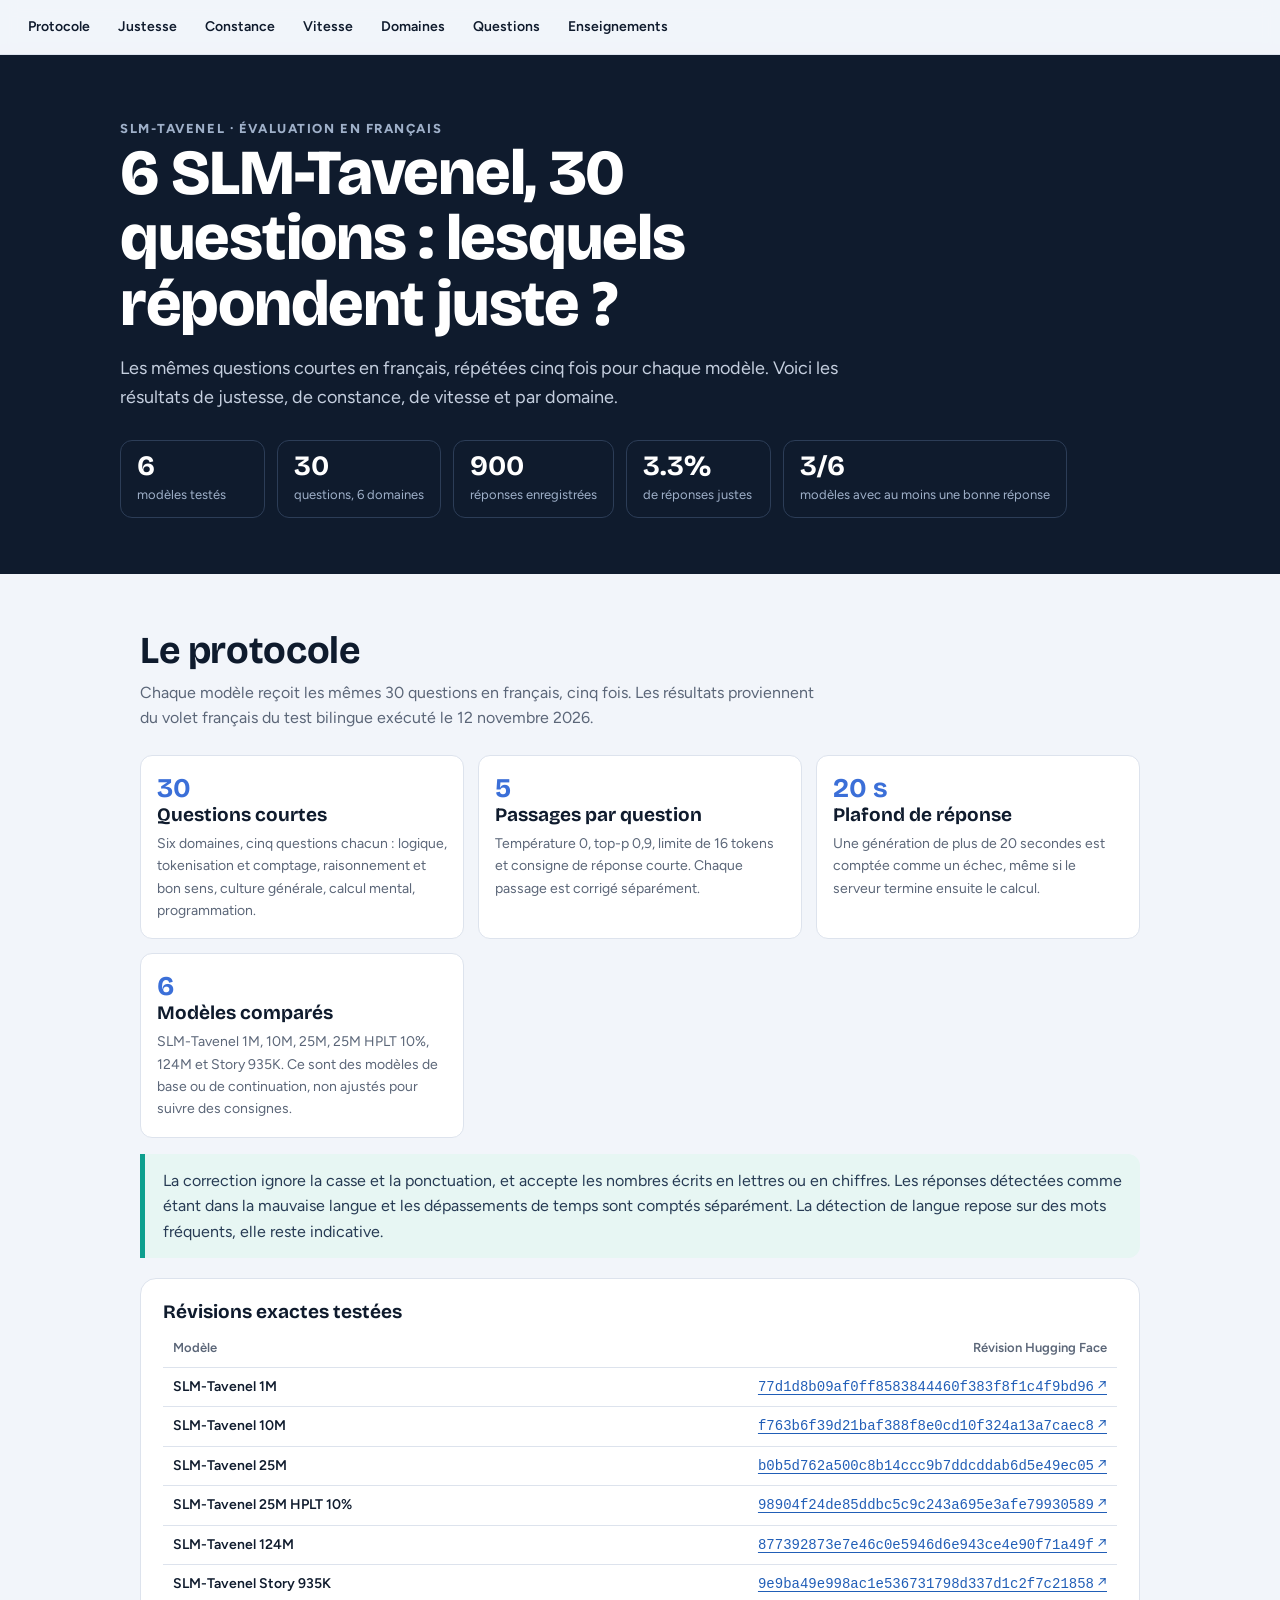
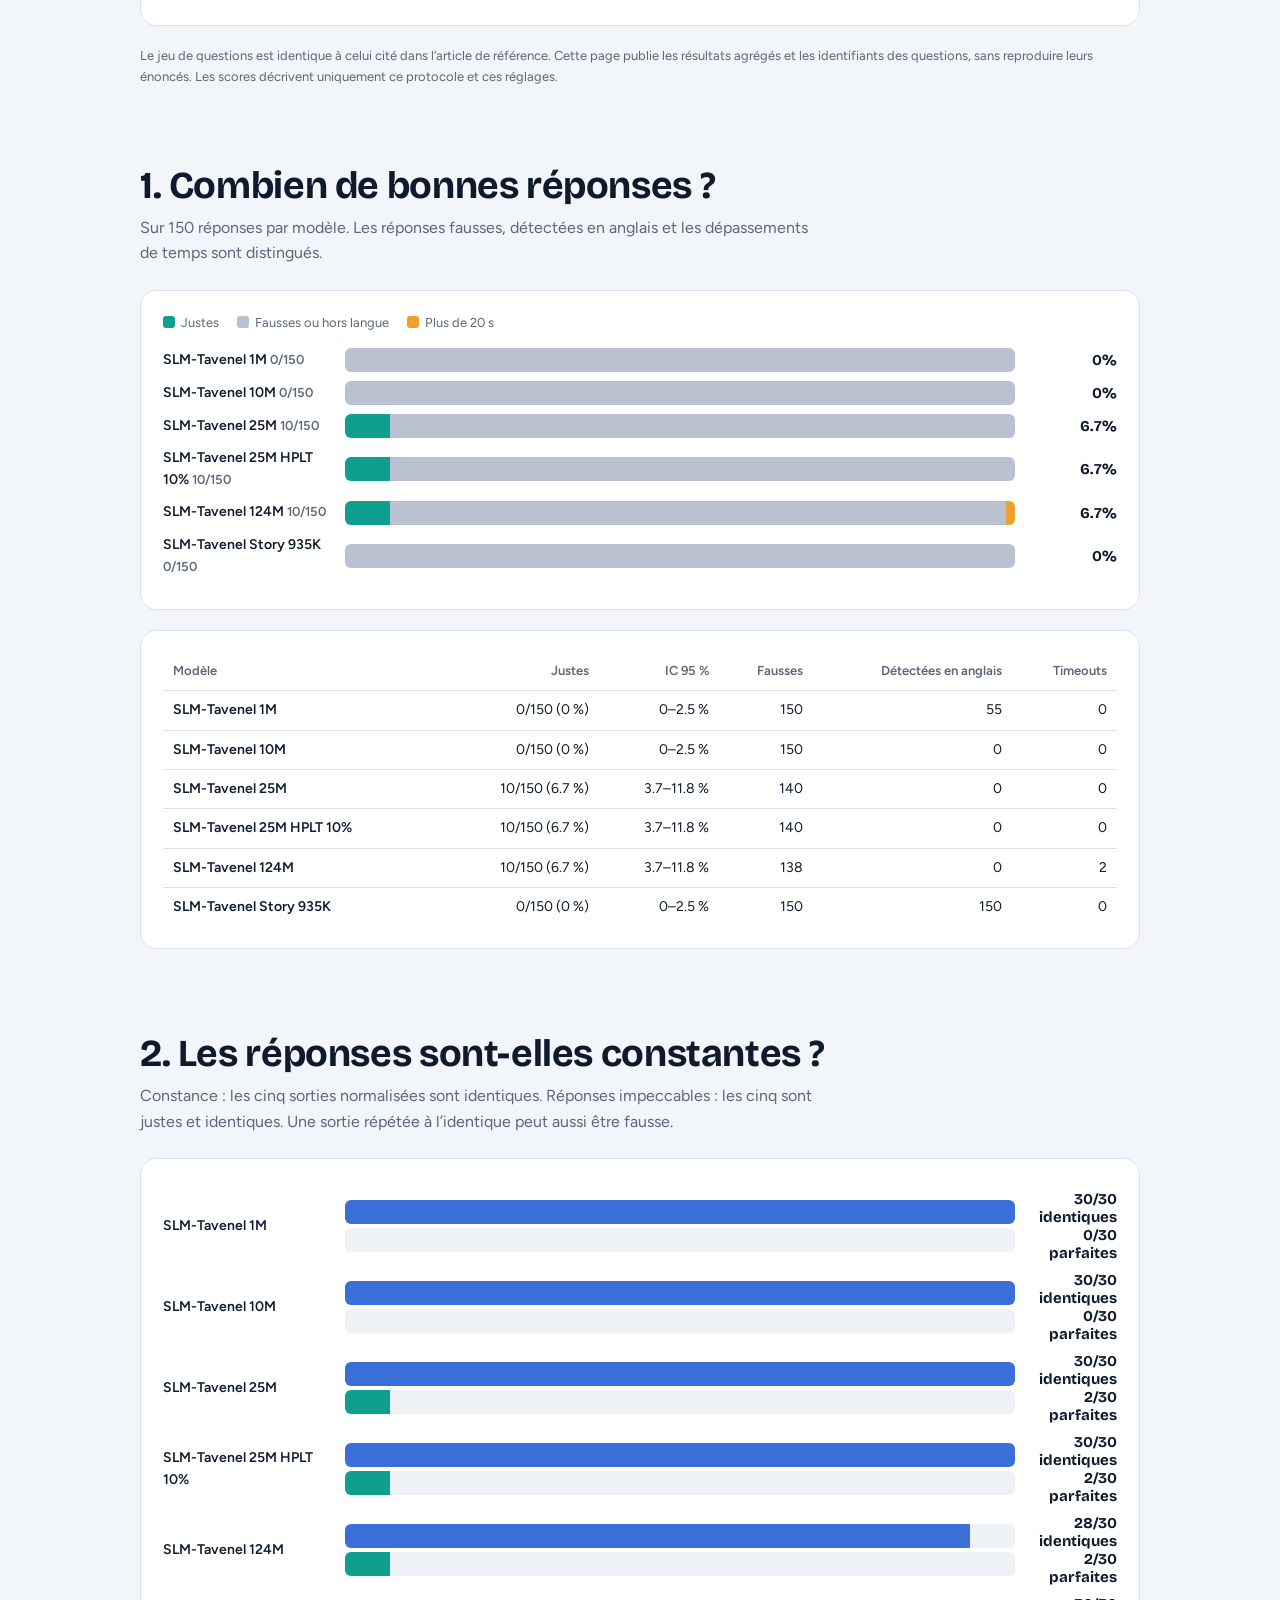
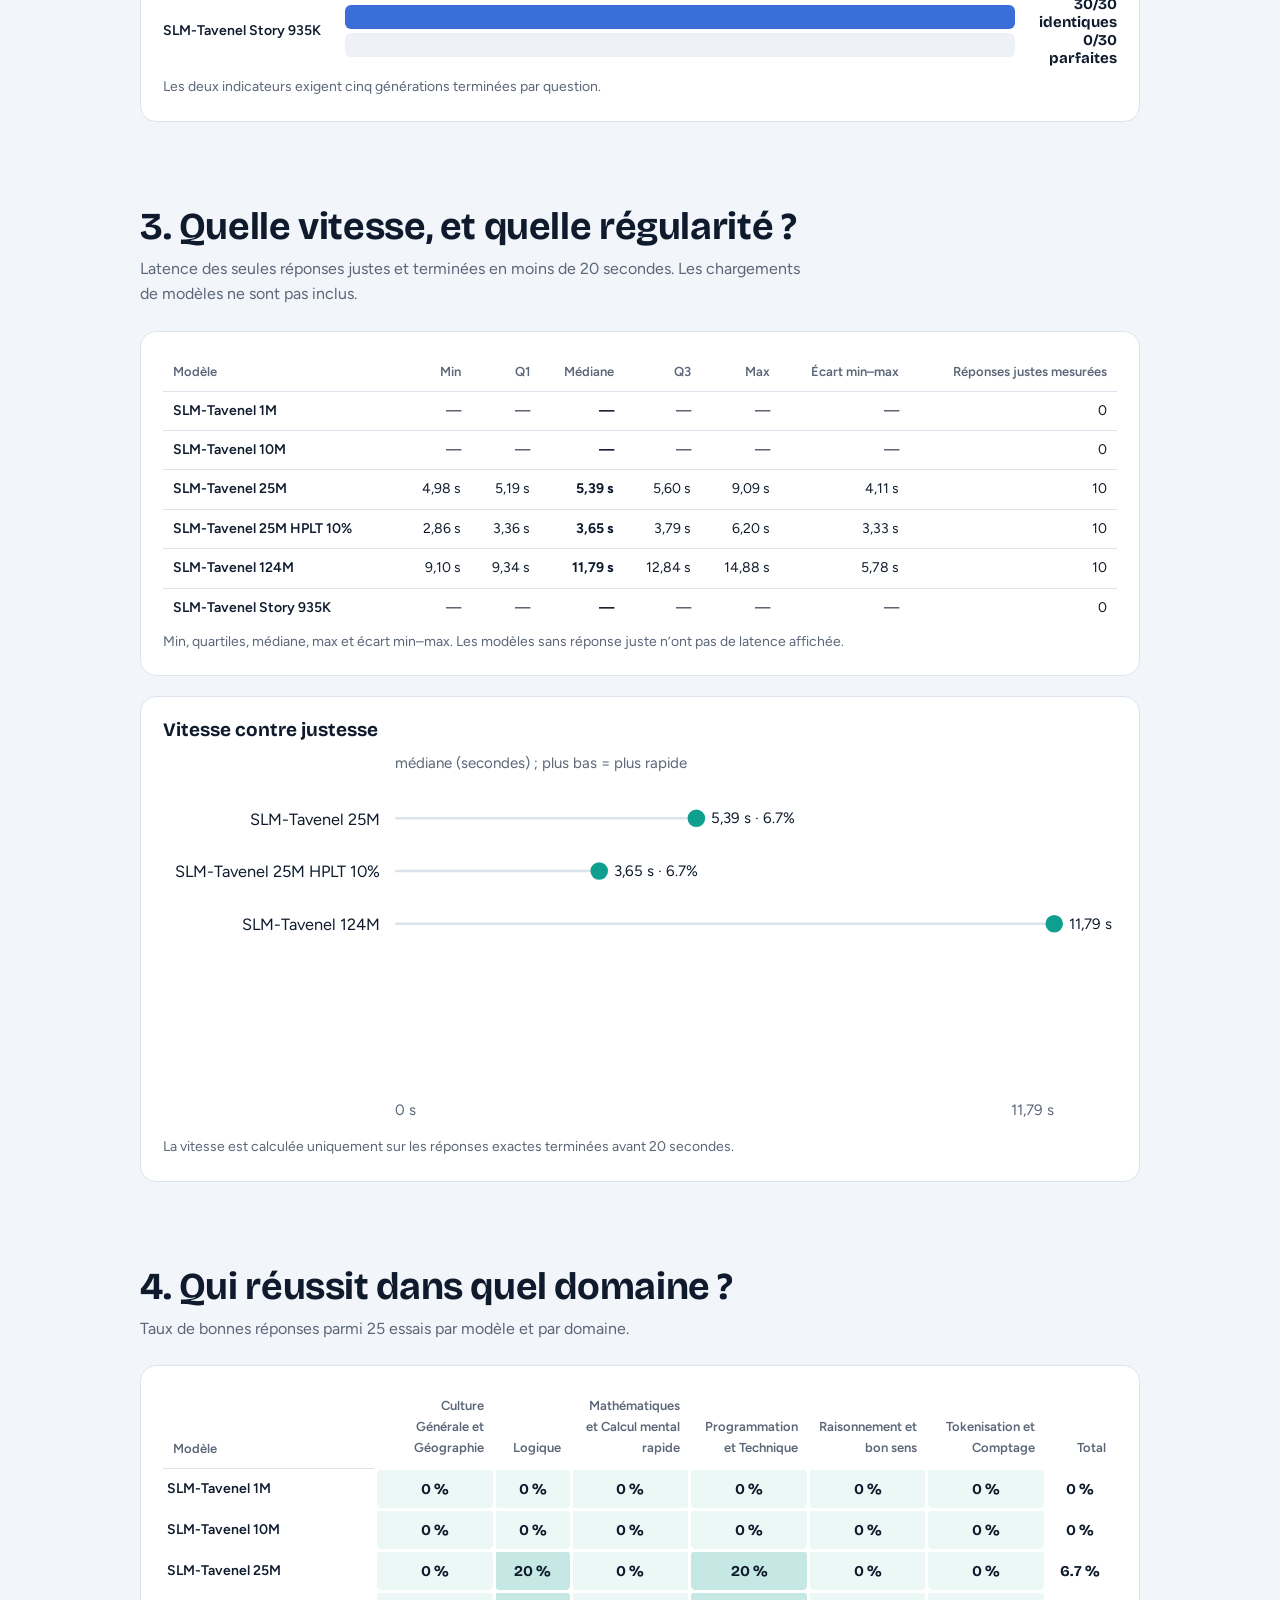
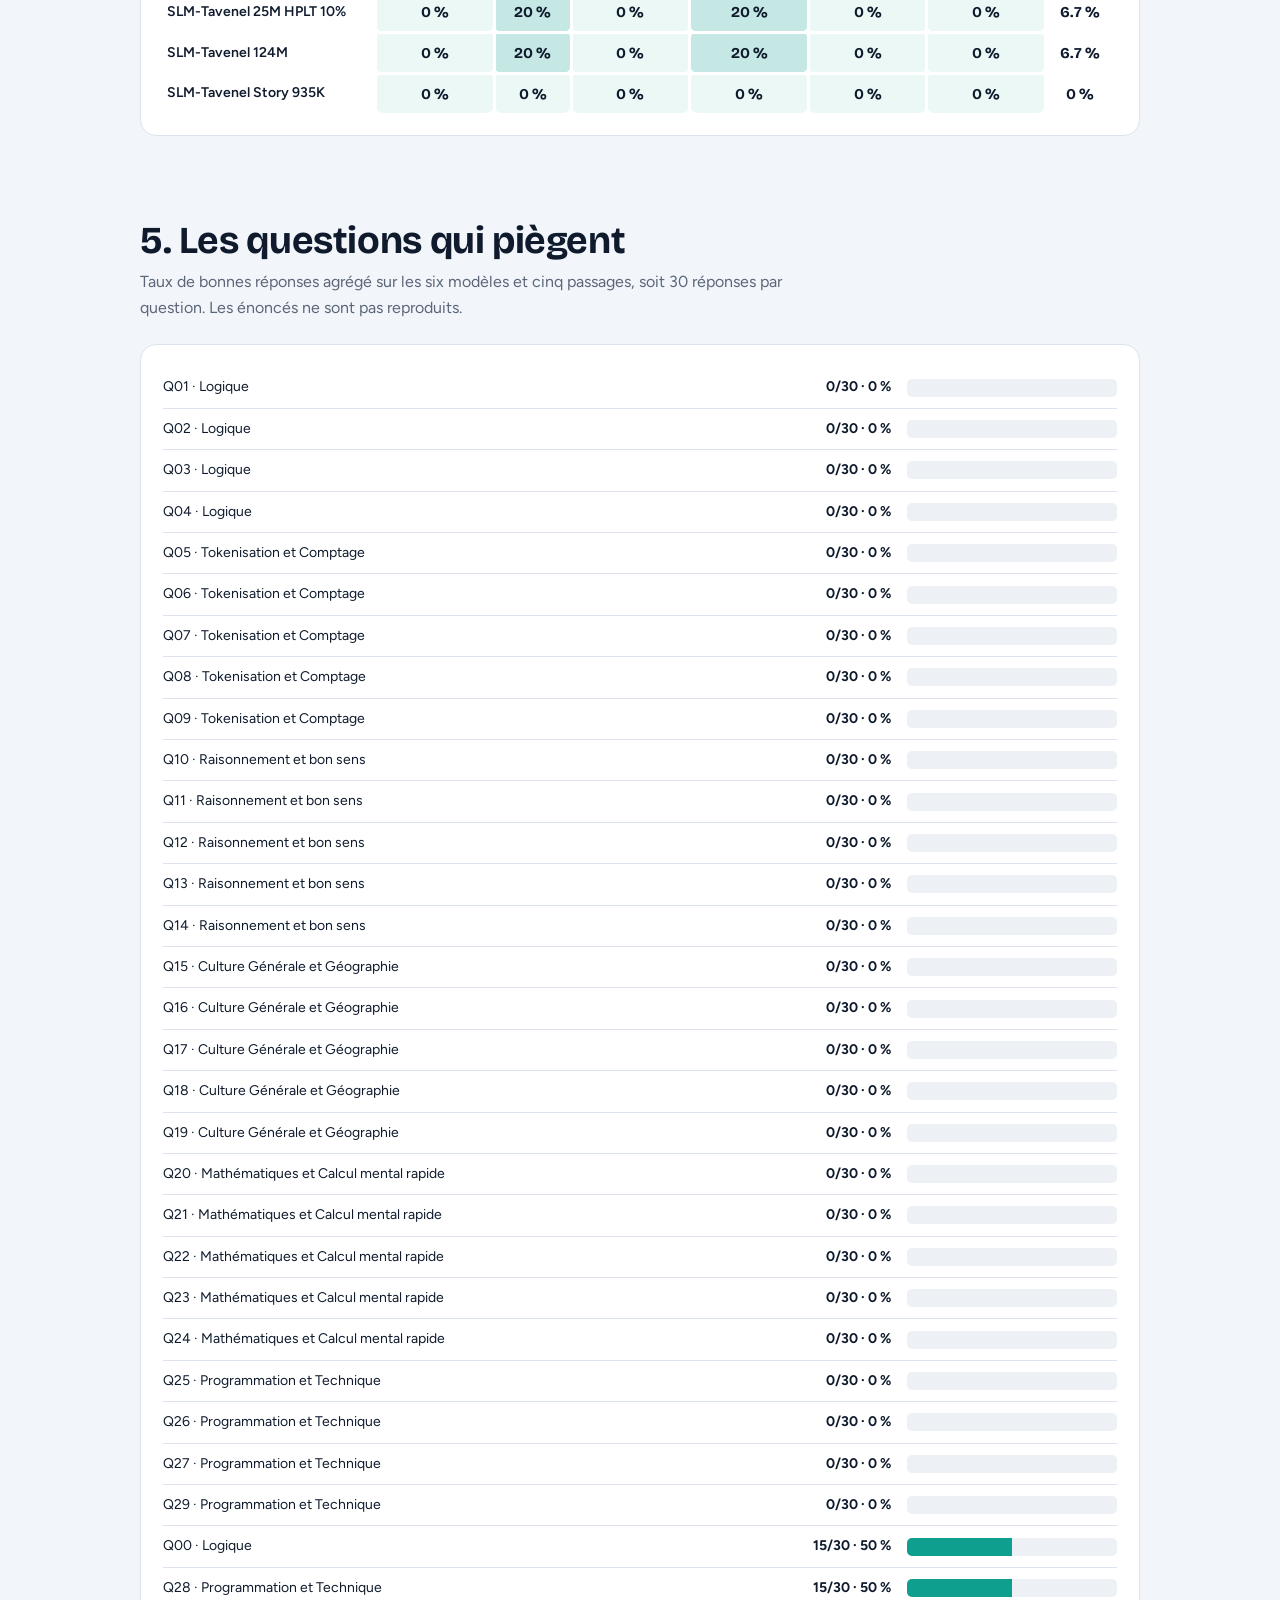
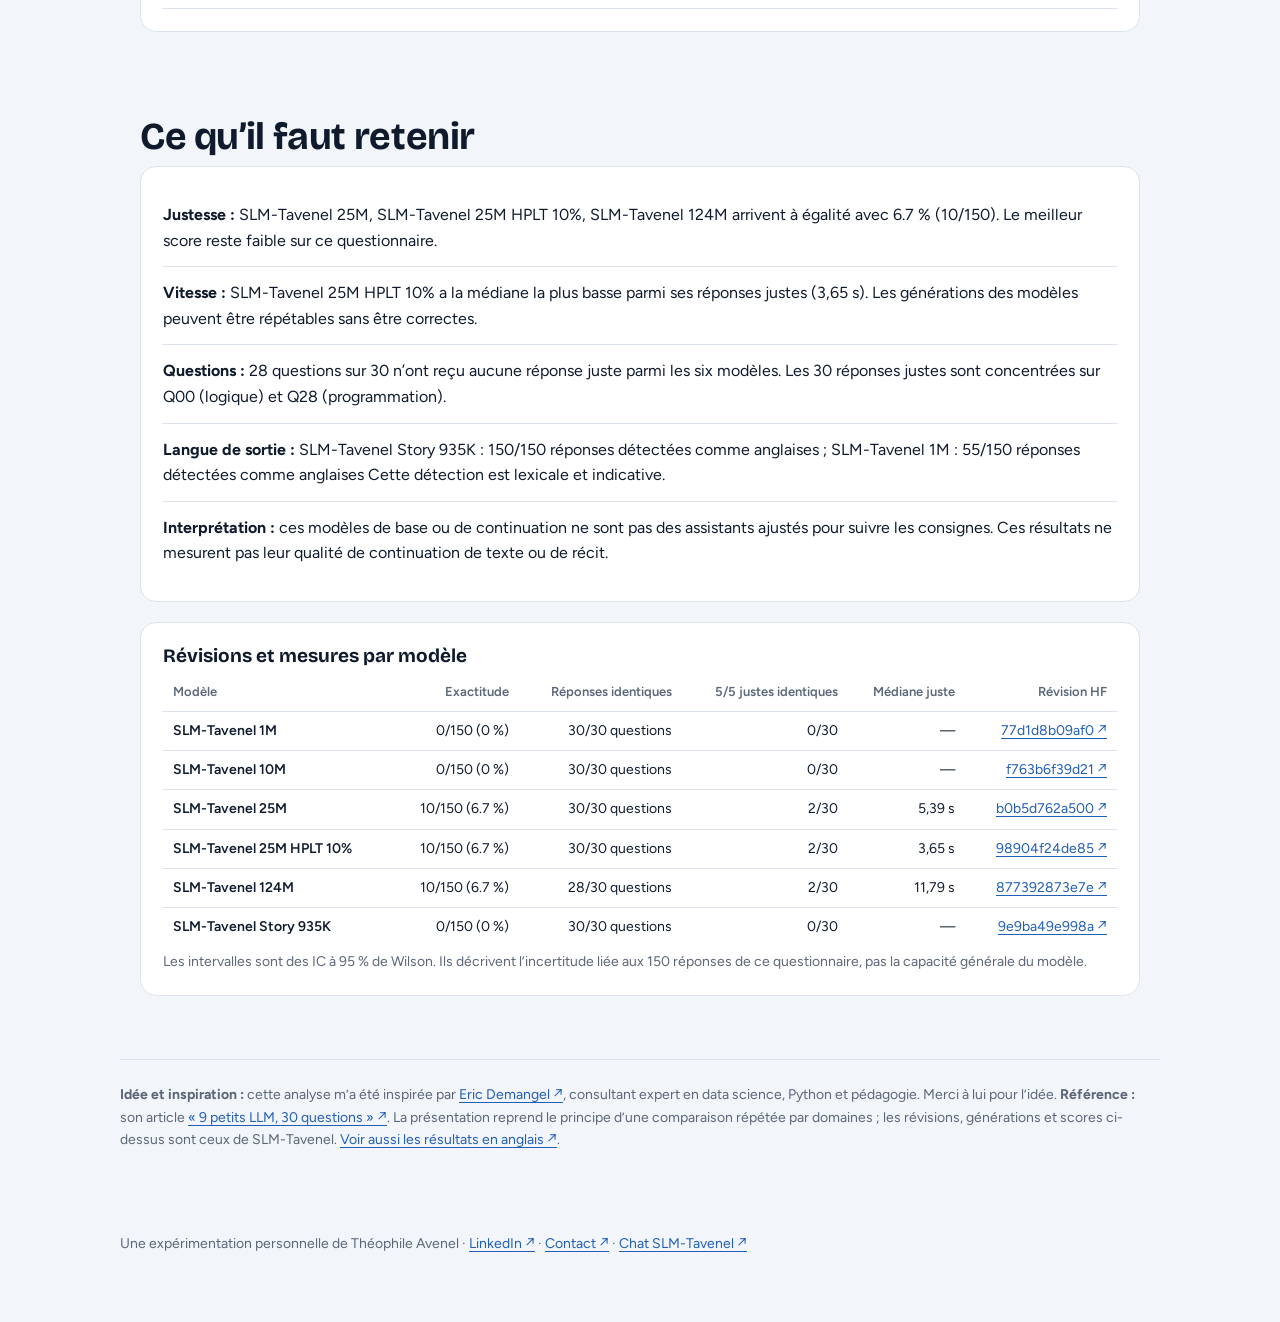
<file: Analyses/LLM-locaux-2026/index.html>
<!doctype html>
<html lang="fr">
<head>
<meta charset="utf-8"><meta name="viewport" content="width=device-width,initial-scale=1">
<meta name="description" content="30 questions en français répétées cinq fois sur six SLM-Tavenel : justesse, constance, vitesse et domaines.">
<title>6 SLM-Tavenel, 30 questions : lesquels répondent juste ?</title>
<link rel="preconnect" href="https://fonts.googleapis.com">
<link rel="preconnect" href="https://fonts.gstatic.com" crossorigin>
<link href="https://fonts.googleapis.com/css2?family=Bricolage+Grotesque:wght@500;700;800&family=Figtree:wght@400;500;600&display=swap" rel="stylesheet">
<style>
:root{color-scheme:light;--ink:#0f1b2d;--mut:#5b6678;--bg:#f2f5fa;--card:#fff;--line:#dde3ed;--ok:#0e9f8e;--var:#3b6fd8;--en:#e8553d;--ko:#b9c2d1;--to:#f0a12b;--navy:#101d31;--pale:#e8eef6;--h:"Bricolage Grotesque","Trebuchet MS",sans-serif;--b:"Figtree","Segoe UI",Arial,sans-serif}
*{box-sizing:border-box}html{scroll-behavior:smooth;scroll-padding-top:64px}body{margin:0;background:var(--bg);color:var(--ink);font:400 16px/1.6 var(--b)}@media(prefers-reduced-motion:reduce){html{scroll-behavior:auto}}
nav{position:sticky;top:0;z-index:20;background:rgba(242,245,250,.93);backdrop-filter:blur(8px);border-bottom:1px solid var(--line);display:flex;gap:4px;padding:10px 16px;overflow-x:auto;white-space:nowrap}nav a{color:var(--ink);text-decoration:none;font-weight:600;font-size:14px;padding:6px 12px;border-radius:99px}nav a:hover,nav a:focus-visible{background:var(--ink);color:#fff;outline:none}
.w{max-width:1040px;margin:0 auto}header{background:var(--ink);color:#fff;padding:64px 20px 56px}.hero{max-width:1040px;margin:auto}.eyebrow{color:#9fb0c9;text-transform:uppercase;letter-spacing:.12em;font-size:13px;font-weight:750}h1{font:800 clamp(34px,6vw,64px)/1.02 var(--h);margin:0 0 18px;letter-spacing:-.02em;max-width:16ch}header p{max-width:60ch;color:#c5cfdf;font-size:18px;margin:0 0 28px}.facts{display:flex;flex-wrap:wrap;gap:12px}.facts article{border:1px solid #2c3d57;border-radius:12px;padding:10px 16px;min-width:145px}.facts b{font:700 28px/1.1 var(--h);display:block}.facts span{font-size:13px;color:#9fb0c9}
section{padding:56px 20px 8px}h2{font:700 clamp(26px,4vw,38px)/1.1 var(--h);margin:0 0 8px;letter-spacing:-.01em}h3{font:700 19px/1.2 var(--h);margin:0 0 6px}.lead{color:var(--mut);max-width:68ch;margin:0 0 24px}.card{background:var(--card);border:1px solid var(--line);border-radius:16px;padding:22px;margin-bottom:20px;overflow-x:auto}.grid{display:grid;grid-template-columns:repeat(auto-fit,minmax(240px,1fr));gap:14px}.step{background:var(--card);border:1px solid var(--line);border-radius:12px;padding:16px}.step p,.card p{margin:4px 0 0;color:var(--mut);font-size:14px}.num{font:700 27px var(--h);color:var(--var)}.legend{display:flex;flex-wrap:wrap;gap:6px 18px;font-size:13px;color:var(--mut);margin:0 0 14px}.sw{display:inline-block;width:12px;height:12px;border-radius:3px;margin-right:6px;vertical-align:-1px;background:currentColor}.scroll{overflow-x:auto}.row{display:grid;grid-template-columns:170px minmax(260px,1fr) 90px;gap:12px;align-items:center;margin:9px 0;min-width:550px}.name{font-weight:600;font-size:14px;overflow-wrap:anywhere}.bar{display:flex;height:24px;border-radius:6px;overflow:hidden;background:#eef1f6}.bar i{display:block;height:100%;min-width:0}.value{font:700 15px var(--h);text-align:right}.sub{font-size:13px;color:var(--mut)}table{border-collapse:collapse;width:100%;font-size:14px;min-width:560px}th,td{padding:8px 10px;text-align:right;border-bottom:1px solid var(--line)}th:first-child,td:first-child{text-align:left;font-weight:600}th{font-weight:600;color:var(--mut);font-size:13px}tbody tr:last-child td{border-bottom:0}.heat td{text-align:center;font:700 15px var(--h);border:3px solid #fff;border-radius:8px;padding:10px 4px;min-width:62px}.heat td:first-child{text-align:left;font:600 14px var(--b);border:0;min-width:165px}.heat th{white-space:normal;max-width:105px;vertical-align:bottom}.callout{border-left:5px solid var(--ok);background:#e7f6f3;padding:14px 18px;border-radius:0 12px 12px 0;color:#273b54;margin:0 0 20px}.small{font-size:13px;color:var(--mut)}.qrow{display:grid;grid-template-columns:1fr 210px;gap:6px 16px;align-items:center;padding:9px 0;border-bottom:1px solid var(--line);font-size:14px;min-width:520px}.qname{font-size:14px;display:flex;justify-content:space-between;gap:12px}.qbar{height:18px;background:#edf1f6;border-radius:5px;overflow:hidden}.qbar i{display:block;height:100%;background:var(--ok)}.finding{border-top:1px solid var(--line);padding:13px 0}.finding:first-child{border-top:0}.source{border-top:1px solid var(--line);margin-top:35px;padding:24px 0 42px;color:var(--mut);font-size:14px}a{color:#215eb7;text-underline-offset:3px}a:hover{color:#123c7d}footer{padding:40px 20px 60px;color:var(--mut);font-size:14px}
@media(max-width:560px){.w{width:100%}header{padding:45px 20px 38px}section{padding:42px 13px 8px}.facts article{min-width:130px;flex:1}.card{padding:16px}.row{grid-template-columns:120px minmax(200px,1fr) 70px}.qrow{grid-template-columns:1fr}}
</style>
</head>
<body>
<nav aria-label="Navigation de l’analyse"><a href="#protocole">Protocole</a><a href="#justesse">Justesse</a><a href="#constance">Constance</a><a href="#vitesse">Vitesse</a><a href="#domaines">Domaines</a><a href="#questions">Questions</a><a href="#lecons">Enseignements</a></nav>
<header id="cadre"><div class="hero"><div class="eyebrow">SLM-Tavenel · évaluation en français</div><h1>6 SLM-Tavenel, 30 questions : lesquels répondent juste ?</h1><p>Les mêmes questions courtes en français, répétées cinq fois pour chaque modèle. Voici les résultats de justesse, de constance, de vitesse et par domaine.</p><div class="facts" id="facts"></div></div></header>
<main class="w">
<section id="protocole"><h2>Le protocole</h2><p class="lead">Chaque modèle reçoit les mêmes 30 questions en français, cinq fois. Les résultats proviennent du volet français du test bilingue exécuté le 12 novembre 2026.</p><div class="grid">
<article class="step"><div class="num">30</div><h3>Questions courtes</h3><p>Six domaines, cinq questions chacun : logique, tokenisation et comptage, raisonnement et bon sens, culture générale, calcul mental, programmation.</p></article>
<article class="step"><div class="num">5</div><h3>Passages par question</h3><p>Température 0, top-p 0,9, limite de 16 tokens et consigne de réponse courte. Chaque passage est corrigé séparément.</p></article>
<article class="step"><div class="num">20 s</div><h3>Plafond de réponse</h3><p>Une génération de plus de 20 secondes est comptée comme un échec, même si le serveur termine ensuite le calcul.</p></article>
<article class="step"><div class="num">6</div><h3>Modèles comparés</h3><p>SLM-Tavenel 1M, 10M, 25M, 25M HPLT 10%, 124M et Story 935K. Ce sont des modèles de base ou de continuation, non ajustés pour suivre des consignes.</p></article>
</div><div class="callout" style="margin-top:16px">La correction ignore la casse et la ponctuation, et accepte les nombres écrits en lettres ou en chiffres. Les réponses détectées comme étant dans la mauvaise langue et les dépassements de temps sont comptés séparément. La détection de langue repose sur des mots fréquents, elle reste indicative.</div><div class="card scroll"><h3>Révisions exactes testées</h3><table id="revisions"></table></div><p class="small">Le jeu de questions est identique à celui cité dans l’article de référence. Cette page publie les résultats agrégés et les identifiants des questions, sans reproduire leurs énoncés. Les scores décrivent uniquement ce protocole et ces réglages.</p></section>
<section id="justesse"><h2>1. Combien de bonnes réponses ?</h2><p class="lead">Sur 150 réponses par modèle. Les réponses fausses, détectées en anglais et les dépassements de temps sont distingués.</p><div class="card"><div class="legend"><span><i class="sw" style="color:var(--ok)"></i>Justes</span><span><i class="sw" style="color:var(--ko)"></i>Fausses ou hors langue</span><span><i class="sw" style="color:var(--to)"></i>Plus de 20 s</span></div><div id="accuracy"></div></div><div class="card scroll"><table id="accuracy-table"></table></div></section>
<section id="constance"><h2>2. Les réponses sont-elles constantes ?</h2><p class="lead">Constance : les cinq sorties normalisées sont identiques. Réponses impeccables : les cinq sont justes et identiques. Une sortie répétée à l’identique peut aussi être fausse.</p><div class="card"><div id="consistency"></div></div></section>
<section id="vitesse"><h2>3. Quelle vitesse, et quelle régularité ?</h2><p class="lead">Latence des seules réponses justes et terminées en moins de 20 secondes. Les chargements de modèles ne sont pas inclus.</p><div class="card scroll"><table id="speed-table"></table><p class="small">Min, quartiles, médiane, max et écart min–max. Les modèles sans réponse juste n’ont pas de latence affichée.</p></div><div class="card"><h3>Vitesse contre justesse</h3><div id="scatter" class="scroll"></div></div></section>
<section id="domaines"><h2>4. Qui réussit dans quel domaine ?</h2><p class="lead">Taux de bonnes réponses parmi 25 essais par modèle et par domaine.</p><div class="card scroll" id="domains"></div></section>
<section id="questions"><h2>5. Les questions qui piègent</h2><p class="lead">Taux de bonnes réponses agrégé sur les six modèles et cinq passages, soit 30 réponses par question. Les énoncés ne sont pas reproduits.</p><div class="card" id="question-bars"></div></section>
<section id="lecons"><h2>Ce qu’il faut retenir</h2><div class="card" id="findings"></div><div class="card scroll"><h3>Révisions et mesures par modèle</h3><table id="model-summary"></table><p class="small">Les intervalles sont des IC à 95 % de Wilson. Ils décrivent l’incertitude liée aux 150 réponses de ce questionnaire, pas la capacité générale du modèle.</p></div></section>
<div class="source"><strong>Idée et inspiration :</strong> cette analyse m’a été inspirée par <a href="https://www.linkedin.com/in/eric2mangel/" target="_blank" rel="noopener noreferrer">Eric Demangel ↗</a>, consultant expert en data science, Python et pédagogie. Merci à lui pour l’idée. <strong>Référence :</strong> son article <a href="https://eric2mangel.github.io/Analyses/LLM-locaux-2026/" target="_blank" rel="noopener noreferrer">« 9 petits LLM, 30 questions » ↗</a>. La présentation reprend le principe d’une comparaison répétée par domaines ; les révisions, générations et scores ci-dessus sont ceux de SLM-Tavenel. <a href="../LLM-locaux-2026-anglais/">Voir aussi les résultats en anglais ↗</a>.</div>
</main>
<footer><div class="w">Une expérimentation personnelle de Théophile Avenel · <a href="https://www.linkedin.com/in/theophile-avenel/">LinkedIn ↗</a> · <a href="mailto:slm-tavenel-tech@proton.me">Contact ↗</a> · <a href="https://slm.tavenel.tech/">Chat SLM-Tavenel ↗</a></div></footer>
<script id="results-data" type="application/json">{"date":"2026-11-12","questions":30,"repetitions":5,"responses":900,"accuracy":3.3,"temperature":0,"top_p":0.9,"max_tokens":16,"timeout_seconds":20,"models":[{"repo":"athenista/slm-tavenel-1m","label":"SLM-Tavenel 1M","revision":"77d1d8b09af0ff8583844460f383f8f1c4f9bd96","n":150,"correct":0,"accuracy":0.0,"ci":[0,2.5],"wrong":150,"timeouts":0,"wrong_language":55,"same":30,"perfect":0,"latency":{"min":null,"q1":null,"median":null,"q3":null,"max":null,"spread":null,"n":0},"domains":{"Culture Générale et Géographie":{"correct":0,"total":25,"percent":0.0},"Logique":{"correct":0,"total":25,"percent":0.0},"Mathématiques et Calcul mental rapide":{"correct":0,"total":25,"percent":0.0},"Programmation et Technique":{"correct":0,"total":25,"percent":0.0},"Raisonnement et bon sens":{"correct":0,"total":25,"percent":0.0},"Tokenisation et Comptage":{"correct":0,"total":25,"percent":0.0}}},{"repo":"athenista/slm-tavenel-10m","label":"SLM-Tavenel 10M","revision":"f763b6f39d21baf388f8e0cd10f324a13a7caec8","n":150,"correct":0,"accuracy":0.0,"ci":[0,2.5],"wrong":150,"timeouts":0,"wrong_language":0,"same":30,"perfect":0,"latency":{"min":null,"q1":null,"median":null,"q3":null,"max":null,"spread":null,"n":0},"domains":{"Culture Générale et Géographie":{"correct":0,"total":25,"percent":0.0},"Logique":{"correct":0,"total":25,"percent":0.0},"Mathématiques et Calcul mental rapide":{"correct":0,"total":25,"percent":0.0},"Programmation et Technique":{"correct":0,"total":25,"percent":0.0},"Raisonnement et bon sens":{"correct":0,"total":25,"percent":0.0},"Tokenisation et Comptage":{"correct":0,"total":25,"percent":0.0}}},{"repo":"athenista/slm-tavenel-25m","label":"SLM-Tavenel 25M","revision":"b0b5d762a500c8b14ccc9b7ddcddab6d5e49ec05","n":150,"correct":10,"accuracy":6.7,"ci":[3.7,11.8],"wrong":140,"timeouts":0,"wrong_language":0,"same":30,"perfect":2,"latency":{"min":4.979,"q1":5.189,"median":5.39,"q3":5.604,"max":9.087,"spread":4.108,"n":10},"domains":{"Culture Générale et Géographie":{"correct":0,"total":25,"percent":0.0},"Logique":{"correct":5,"total":25,"percent":20.0},"Mathématiques et Calcul mental rapide":{"correct":0,"total":25,"percent":0.0},"Programmation et Technique":{"correct":5,"total":25,"percent":20.0},"Raisonnement et bon sens":{"correct":0,"total":25,"percent":0.0},"Tokenisation et Comptage":{"correct":0,"total":25,"percent":0.0}}},{"repo":"athenista/slm-tavenel-25m-hplt-10pct","label":"SLM-Tavenel 25M HPLT 10%","revision":"98904f24de85ddbc5c9c243a695e3afe79930589","n":150,"correct":10,"accuracy":6.7,"ci":[3.7,11.8],"wrong":140,"timeouts":0,"wrong_language":0,"same":30,"perfect":2,"latency":{"min":2.864,"q1":3.359,"median":3.651,"q3":3.794,"max":6.195,"spread":3.331,"n":10},"domains":{"Culture Générale et Géographie":{"correct":0,"total":25,"percent":0.0},"Logique":{"correct":5,"total":25,"percent":20.0},"Mathématiques et Calcul mental rapide":{"correct":0,"total":25,"percent":0.0},"Programmation et Technique":{"correct":5,"total":25,"percent":20.0},"Raisonnement et bon sens":{"correct":0,"total":25,"percent":0.0},"Tokenisation et Comptage":{"correct":0,"total":25,"percent":0.0}}},{"repo":"athenista/slm-tavenel-124m","label":"SLM-Tavenel 124M","revision":"877392873e7e46c0e5946d6e943ce4e90f71a49f","n":150,"correct":10,"accuracy":6.7,"ci":[3.7,11.8],"wrong":138,"timeouts":2,"wrong_language":0,"same":28,"perfect":2,"latency":{"min":9.1,"q1":9.342,"median":11.795,"q3":12.844,"max":14.884,"spread":5.784,"n":10},"domains":{"Culture Générale et Géographie":{"correct":0,"total":25,"percent":0.0},"Logique":{"correct":5,"total":25,"percent":20.0},"Mathématiques et Calcul mental rapide":{"correct":0,"total":25,"percent":0.0},"Programmation et Technique":{"correct":5,"total":25,"percent":20.0},"Raisonnement et bon sens":{"correct":0,"total":25,"percent":0.0},"Tokenisation et Comptage":{"correct":0,"total":25,"percent":0.0}}},{"repo":"athenista/slm-tavenel-story-935k","label":"SLM-Tavenel Story 935K","revision":"9e9ba49e998ac1e536731798d337d1c2f7c21858","n":150,"correct":0,"accuracy":0.0,"ci":[0,2.5],"wrong":150,"timeouts":0,"wrong_language":150,"same":30,"perfect":0,"latency":{"min":null,"q1":null,"median":null,"q3":null,"max":null,"spread":null,"n":0},"domains":{"Culture Générale et Géographie":{"correct":0,"total":25,"percent":0.0},"Logique":{"correct":0,"total":25,"percent":0.0},"Mathématiques et Calcul mental rapide":{"correct":0,"total":25,"percent":0.0},"Programmation et Technique":{"correct":0,"total":25,"percent":0.0},"Raisonnement et bon sens":{"correct":0,"total":25,"percent":0.0},"Tokenisation et Comptage":{"correct":0,"total":25,"percent":0.0}}}],"questions_data":[{"id":0,"domain":"Logique","correct":15,"total":30,"percent":50.0},{"id":1,"domain":"Logique","correct":0,"total":30,"percent":0.0},{"id":2,"domain":"Logique","correct":0,"total":30,"percent":0.0},{"id":3,"domain":"Logique","correct":0,"total":30,"percent":0.0},{"id":4,"domain":"Logique","correct":0,"total":30,"percent":0.0},{"id":5,"domain":"Tokenisation et Comptage","correct":0,"total":30,"percent":0.0},{"id":6,"domain":"Tokenisation et Comptage","correct":0,"total":30,"percent":0.0},{"id":7,"domain":"Tokenisation et Comptage","correct":0,"total":30,"percent":0.0},{"id":8,"domain":"Tokenisation et Comptage","correct":0,"total":30,"percent":0.0},{"id":9,"domain":"Tokenisation et Comptage","correct":0,"total":30,"percent":0.0},{"id":10,"domain":"Raisonnement et bon sens","correct":0,"total":30,"percent":0.0},{"id":11,"domain":"Raisonnement et bon sens","correct":0,"total":30,"percent":0.0},{"id":12,"domain":"Raisonnement et bon sens","correct":0,"total":30,"percent":0.0},{"id":13,"domain":"Raisonnement et bon sens","correct":0,"total":30,"percent":0.0},{"id":14,"domain":"Raisonnement et bon sens","correct":0,"total":30,"percent":0.0},{"id":15,"domain":"Culture Générale et Géographie","correct":0,"total":30,"percent":0.0},{"id":16,"domain":"Culture Générale et Géographie","correct":0,"total":30,"percent":0.0},{"id":17,"domain":"Culture Générale et Géographie","correct":0,"total":30,"percent":0.0},{"id":18,"domain":"Culture Générale et Géographie","correct":0,"total":30,"percent":0.0},{"id":19,"domain":"Culture Générale et Géographie","correct":0,"total":30,"percent":0.0},{"id":20,"domain":"Mathématiques et Calcul mental rapide","correct":0,"total":30,"percent":0.0},{"id":21,"domain":"Mathématiques et Calcul mental rapide","correct":0,"total":30,"percent":0.0},{"id":22,"domain":"Mathématiques et Calcul mental rapide","correct":0,"total":30,"percent":0.0},{"id":23,"domain":"Mathématiques et Calcul mental rapide","correct":0,"total":30,"percent":0.0},{"id":24,"domain":"Mathématiques et Calcul mental rapide","correct":0,"total":30,"percent":0.0},{"id":25,"domain":"Programmation et Technique","correct":0,"total":30,"percent":0.0},{"id":26,"domain":"Programmation et Technique","correct":0,"total":30,"percent":0.0},{"id":27,"domain":"Programmation et Technique","correct":0,"total":30,"percent":0.0},{"id":28,"domain":"Programmation et Technique","correct":15,"total":30,"percent":50.0},{"id":29,"domain":"Programmation et Technique","correct":0,"total":30,"percent":0.0}]}</script>
<script>
(()=>{
const D=JSON.parse(document.getElementById('results-data').textContent), M=D.models;
const esc=s=>String(s).replace(/[&<>"']/g,c=>({'&':'&amp;','<':'&lt;','>':'&gt;','"':'&quot;',"'":'&#39;'}[c]));
const fmt=x=>x==null?'—':Number(x).toFixed(2).replace('.',',')+' s';
document.getElementById('facts').innerHTML=`<article><b>${M.length}</b><span>modèles testés</span></article><article><b>${D.questions}</b><span>questions, 6 domaines</span></article><article><b>${D.responses.toLocaleString('fr-FR')}</b><span>réponses enregistrées</span></article><article><b>${D.accuracy}%</b><span>de réponses justes</span></article><article><b>${M.filter(m=>m.correct>0).length}/${M.length}</b><span>modèles avec au moins une bonne réponse</span></article>`;
document.getElementById('revisions').innerHTML=`<thead><tr><th>Modèle</th><th>Révision Hugging Face</th></tr></thead><tbody>${M.map(m=>`<tr><td>${esc(m.label)}</td><td><a href="https://huggingface.co/${m.repo}/tree/${m.revision}" target="_blank" rel="noopener noreferrer"><code>${m.revision}</code> ↗</a></td></tr>`).join('')}</tbody>`;
const bar=(value,color)=>`<i style="background:${color};width:${Math.min(100,Math.max(0,value))}%"></i>`;
document.getElementById('accuracy').innerHTML=M.map(m=>`<div class="row"><span class="name">${esc(m.label)} <small class="sub">${m.correct}/${m.n}</small></span><div class="bar" title="${m.correct} bonnes réponses, ${m.timeouts} dépassements">${bar(100*m.correct/m.n,'var(--ok)')}${bar(100*m.wrong/m.n,'var(--ko)')}${bar(100*m.timeouts/m.n,'var(--to)')}</div><span class="value">${m.accuracy}%</span></div>`).join('');
document.getElementById('accuracy-table').innerHTML=`<thead><tr><th>Modèle</th><th>Justes</th><th>IC 95 %</th><th>Fausses</th><th>Détectées en anglais</th><th>Timeouts</th></tr></thead><tbody>${M.map(m=>`<tr><td>${esc(m.label)}</td><td>${m.correct}/${m.n} (${m.accuracy} %)</td><td>${m.ci[0]}–${m.ci[1]} %</td><td>${m.wrong}</td><td>${m.wrong_language}</td><td>${m.timeouts}</td></tr>`).join('')}</tbody>`;
document.getElementById('consistency').innerHTML=M.map(m=>`<div class="row"><span class="name">${esc(m.label)}</span><div><div class="bar" title="Même sortie cinq fois pour ${m.same}/30 questions">${bar(100*m.same/30,'var(--var)')}</div><div class="bar" style="margin-top:4px" title="Cinq réponses justes et identiques pour ${m.perfect}/30 questions">${bar(100*m.perfect/30,'var(--ok)')}</div></div><span class="value">${m.same}/30 identiques<br>${m.perfect}/30 parfaites</span></div>`).join('')+`<p class="small">Les deux indicateurs exigent cinq générations terminées par question.</p>`;
document.getElementById('speed-table').innerHTML=`<thead><tr><th>Modèle</th><th>Min</th><th>Q1</th><th>Médiane</th><th>Q3</th><th>Max</th><th>Écart min–max</th><th>Réponses justes mesurées</th></tr></thead><tbody>${M.map(m=>`<tr><td>${esc(m.label)}</td><td>${fmt(m.latency.min)}</td><td>${fmt(m.latency.q1)}</td><td><b>${fmt(m.latency.median)}</b></td><td>${fmt(m.latency.q3)}</td><td>${fmt(m.latency.max)}</td><td>${fmt(m.latency.spread)}</td><td>${m.latency.n}</td></tr>`).join('')}</tbody>`;
const plotted=M.filter(m=>m.latency.median!=null), maxT=Math.max(1,...plotted.map(m=>m.latency.median)), W=760,H=300,L=185,R=50,T=20,B=36;
document.getElementById('scatter').innerHTML=`<svg viewBox="0 0 ${W} ${H}" role="img" aria-label="Temps médian des réponses justes par modèle"><text x="${L}" y="16" font-size="12" fill="#5b6678">médiane (secondes) ; plus bas = plus rapide</text>${plotted.map((m,i)=>{const y=T+36+i*42,x=L+(W-L-R)*m.latency.median/maxT;return `<text x="${L-12}" y="${y+5}" text-anchor="end" font-size="13" fill="#0f1b2d">${esc(m.label)}</text><line x1="${L}" y1="${y}" x2="${x}" y2="${y}" stroke="#dbe3ed" stroke-width="2"/><circle cx="${x}" cy="${y}" r="7" fill="#0e9f8e"><title>${esc(m.label)} : ${fmt(m.latency.median)}, ${m.accuracy}% justes</title></circle><text x="${x+12}" y="${y+4}" font-size="12" fill="#0f1b2d">${fmt(m.latency.median)} · ${m.accuracy}%</text>`}).join('')}<text x="${L}" y="${H-8}" font-size="12" fill="#5b6678">0 s</text><text x="${W-R}" y="${H-8}" text-anchor="end" font-size="12" fill="#5b6678">${fmt(maxT)}</text></svg><p class="small">La vitesse est calculée uniquement sur les réponses exactes terminées avant 20 secondes.</p>`;
const domains=[...new Set(M.flatMap(m=>Object.keys(m.domains)))];
document.getElementById('domains').innerHTML=`<table class="heat"><thead><tr><th>Modèle</th>${domains.map(d=>`<th>${esc(d)}</th>`).join('')}<th>Total</th></tr></thead><tbody>${M.map(m=>`<tr><td>${esc(m.label)}</td>${domains.map(d=>{const x=m.domains[d],p=x.percent;const a=.08+.82*p/100;return `<td style="background:rgba(14,159,142,${a.toFixed(2)});color:${p>55?'#fff':'#0f1b2d'}">${p.toFixed(0)} %</td>`}).join('')}<td>${m.accuracy} %</td></tr>`).join('')}</tbody></table>`;
document.getElementById('question-bars').innerHTML=D.questions_data.slice().sort((a,b)=>a.percent-b.percent||a.id-b.id).map(q=>`<div class="qrow"><span class="qname"><span>Q${String(q.id).padStart(2,'0')} · ${esc(q.domain)}</span><b>${q.correct}/${q.total} · ${q.percent.toFixed(0)} %</b></span><div class="qbar" title="${q.correct}/${q.total}">${bar(q.percent,'var(--ok)')}</div></div>`).join('');
const best=Math.max(...M.map(m=>m.accuracy)), winners=M.filter(m=>m.accuracy===best), fastest=plotted.slice().sort((a,b)=>a.latency.median-b.latency.median)[0], hardest=D.questions_data.filter(q=>q.correct===0).length, langs=M.filter(m=>m.wrong_language>0).sort((a,b)=>b.wrong_language-a.wrong_language);
document.getElementById('findings').innerHTML=`<div class="finding"><b>Justesse :</b> ${winners.map(m=>esc(m.label)).join(', ')} arrivent à égalité avec ${best} % (10/150). Le meilleur score reste faible sur ce questionnaire.</div><div class="finding"><b>Vitesse :</b> ${fastest?`${esc(fastest.label)} a la médiane la plus basse parmi ses réponses justes (${fmt(fastest.latency.median)}).`: 'pas de latence mesurable.'} Les générations des modèles peuvent être répétables sans être correctes.</div><div class="finding"><b>Questions :</b> ${hardest} questions sur ${D.questions} n’ont reçu aucune réponse juste parmi les six modèles. Les 30 réponses justes sont concentrées sur Q00 (logique) et Q28 (programmation).</div><div class="finding"><b>Langue de sortie :</b> ${langs.length?langs.map(m=>`${esc(m.label)} : ${m.wrong_language}/150 réponses détectées comme anglaises`).join(' ; '):'aucune sortie détectée en anglais.'} Cette détection est lexicale et indicative.</div><div class="finding"><b>Interprétation :</b> ces modèles de base ou de continuation ne sont pas des assistants ajustés pour suivre les consignes. Ces résultats ne mesurent pas leur qualité de continuation de texte ou de récit.</div>`;
document.getElementById('model-summary').innerHTML=`<thead><tr><th>Modèle</th><th>Exactitude</th><th>Réponses identiques</th><th>5/5 justes identiques</th><th>Médiane juste</th><th>Révision HF</th></tr></thead><tbody>${M.map(m=>`<tr><td>${esc(m.label)}</td><td>${m.correct}/${m.n} (${m.accuracy} %)</td><td>${m.same}/30 questions</td><td>${m.perfect}/30</td><td>${fmt(m.latency.median)}</td><td><a href="https://huggingface.co/${m.repo}/tree/${m.revision}" target="_blank" rel="noopener noreferrer">${m.revision.slice(0,12)} ↗</a></td></tr>`).join('')}</tbody>`;
})();
</script>
</body></html>
</file>
